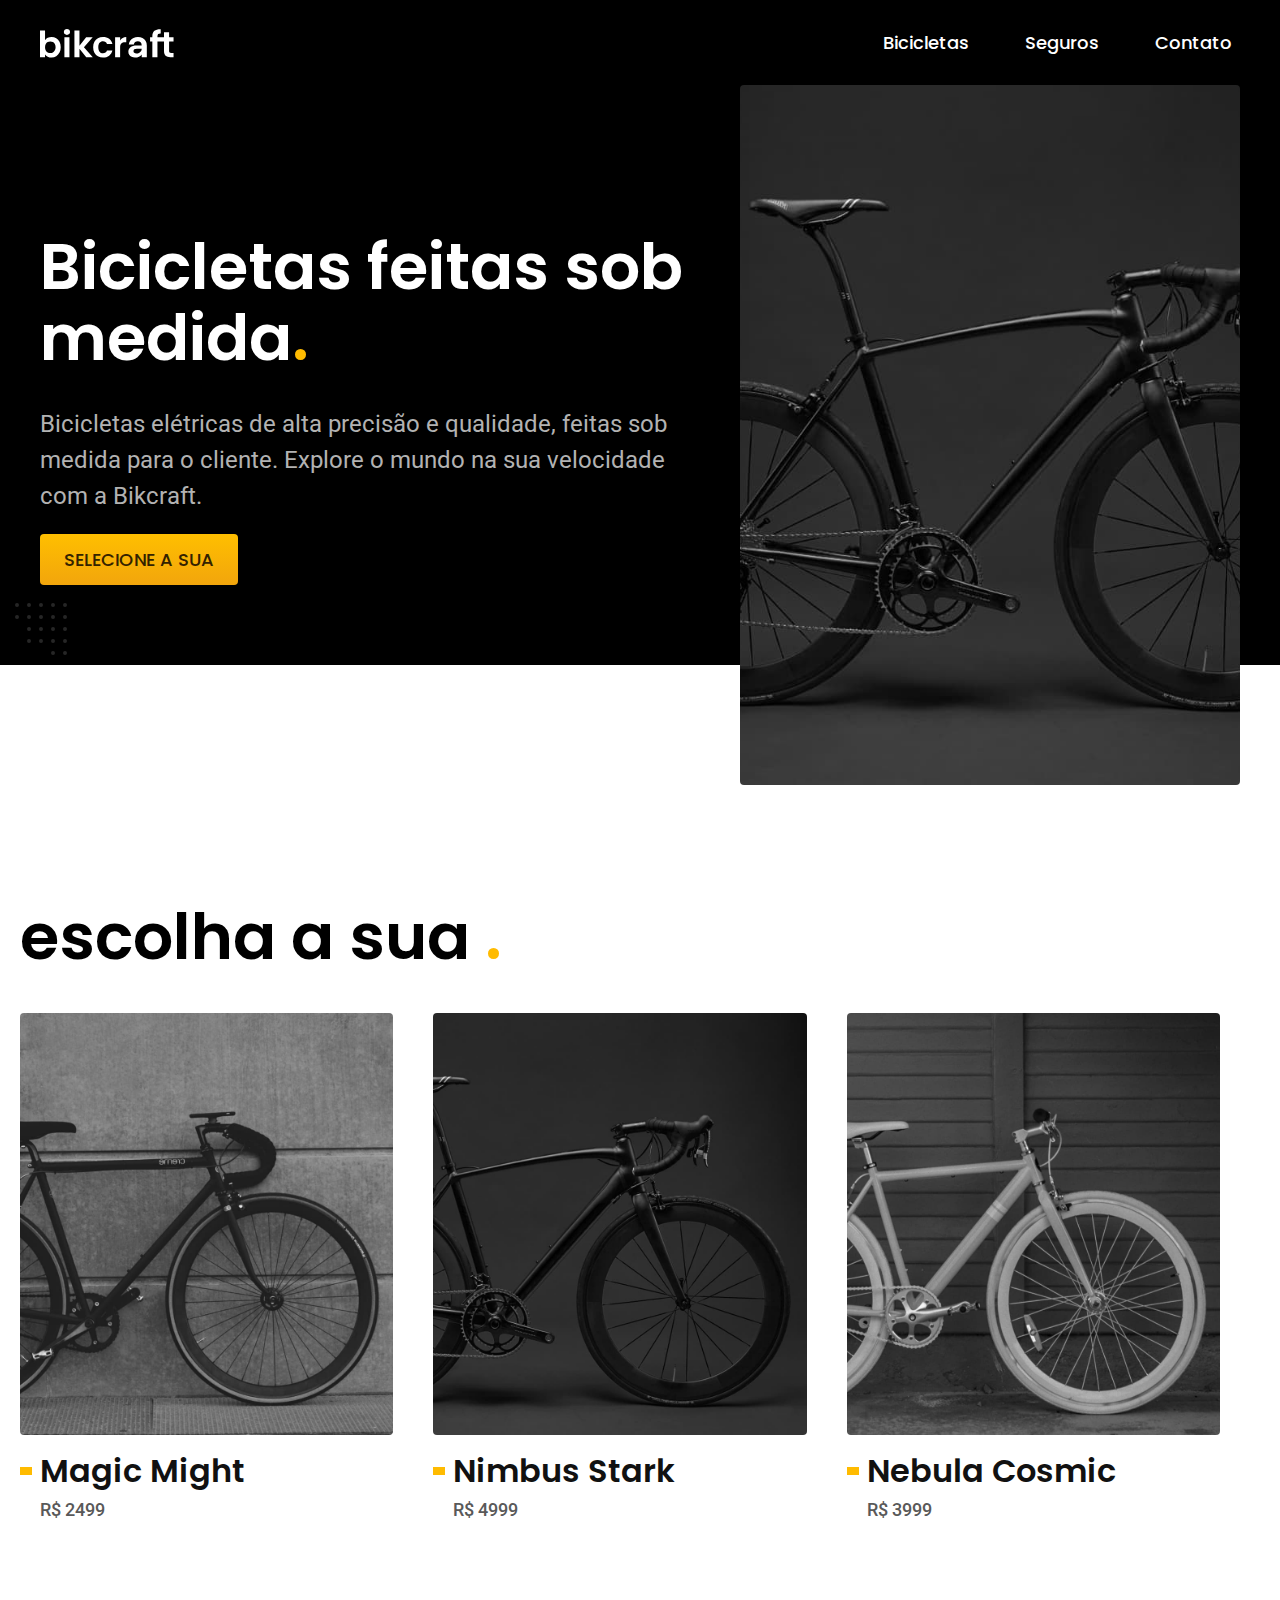
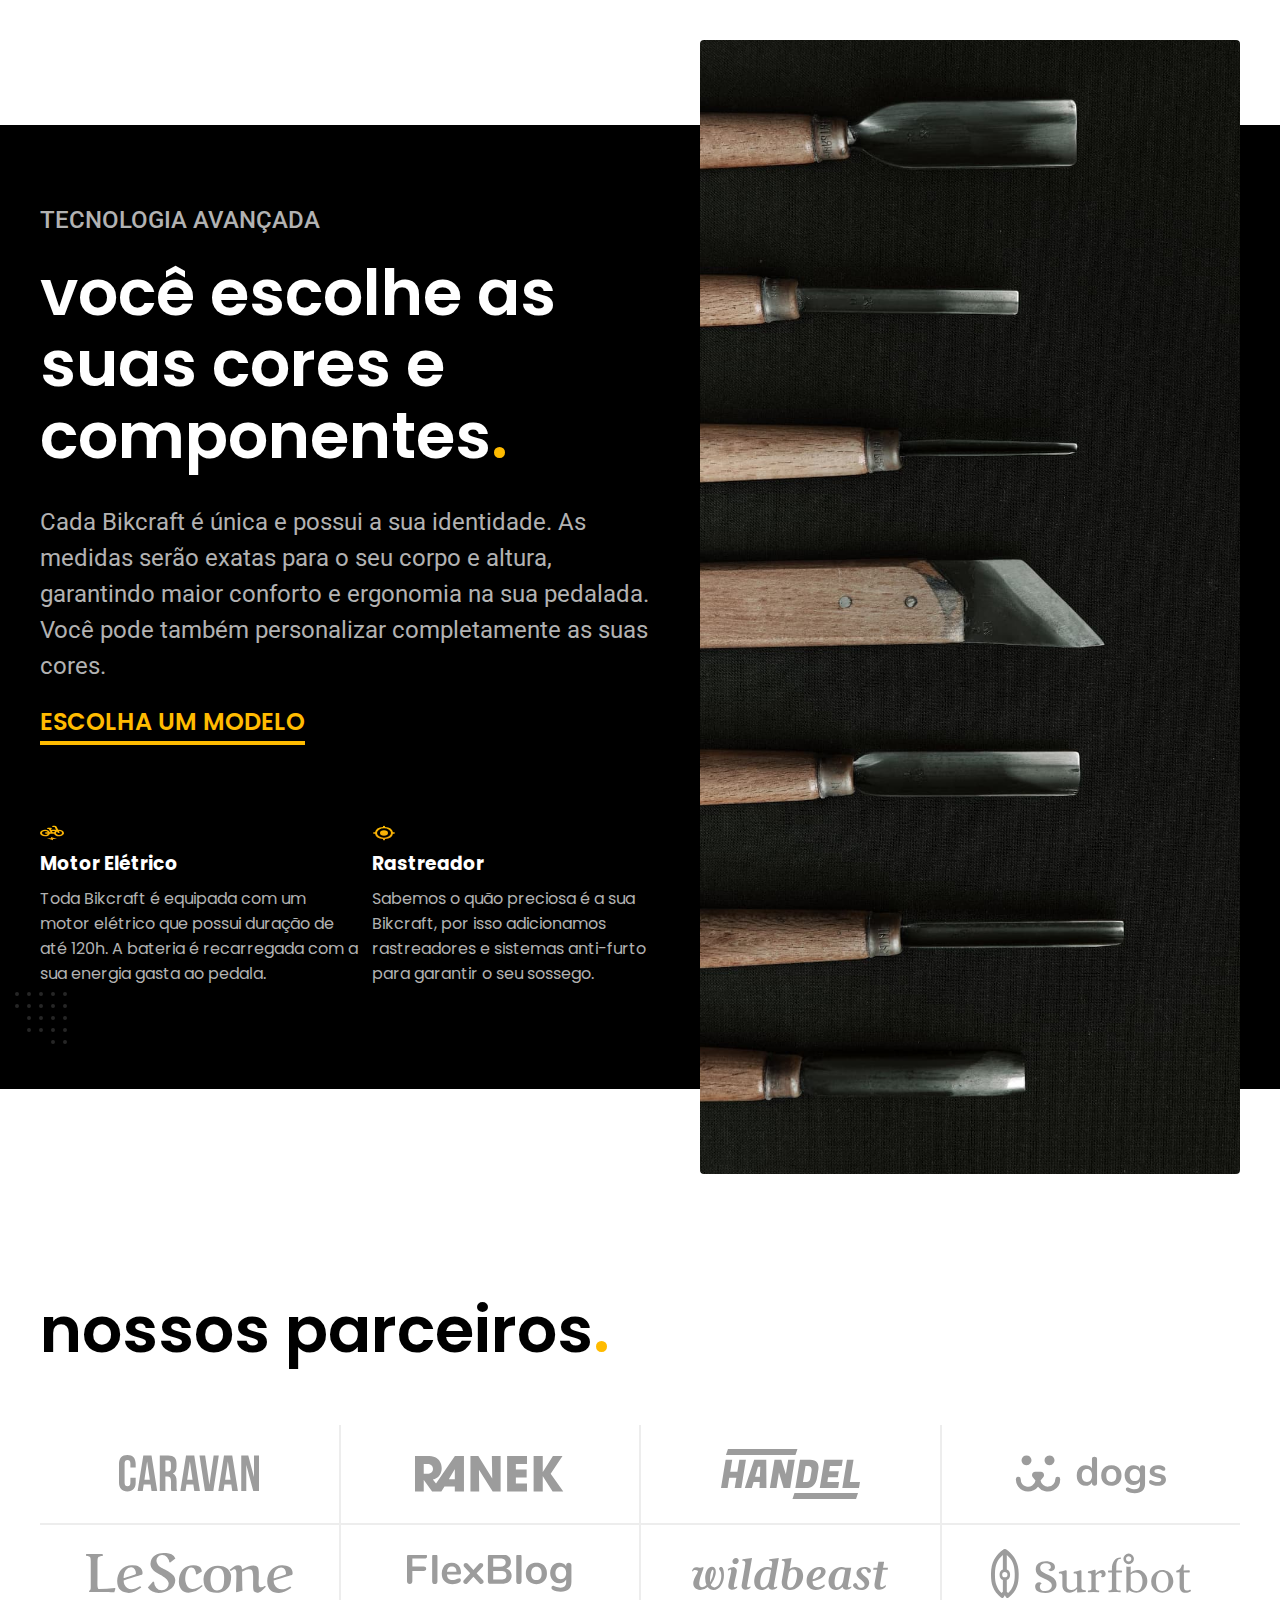
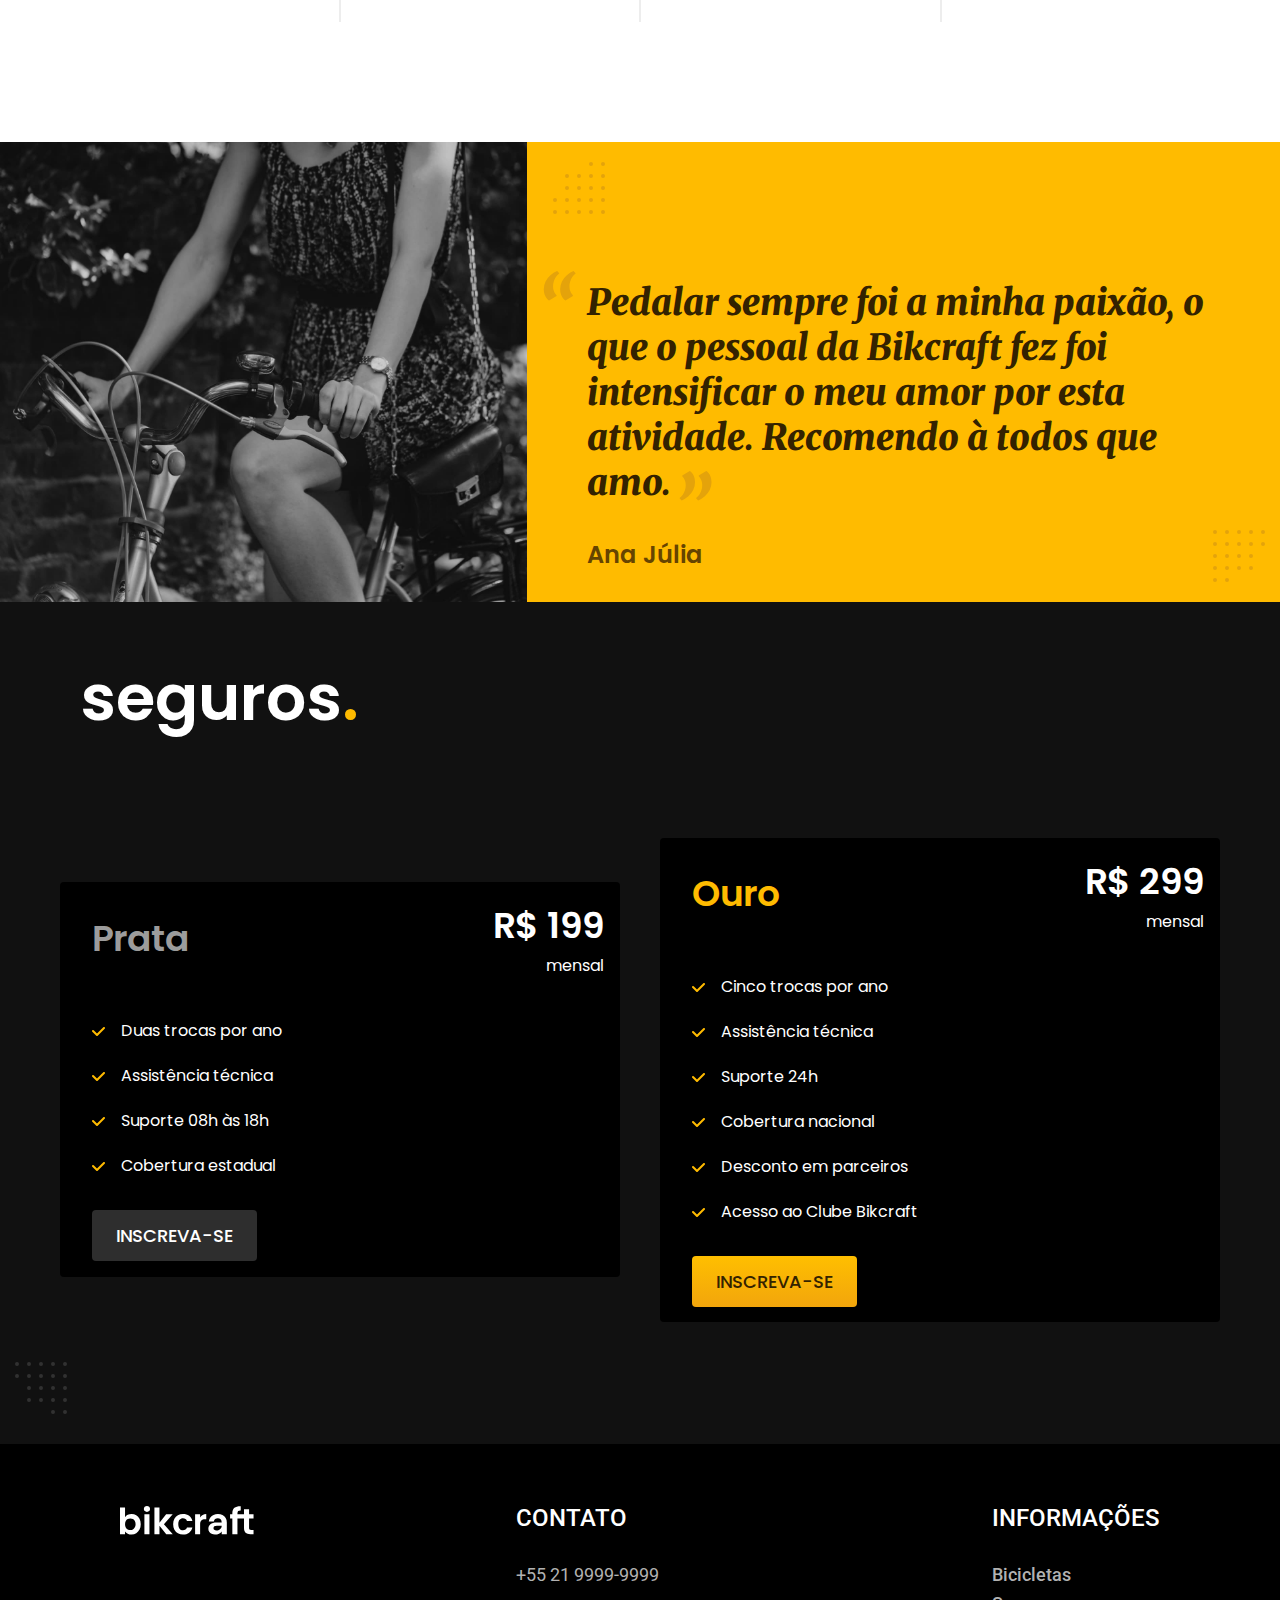
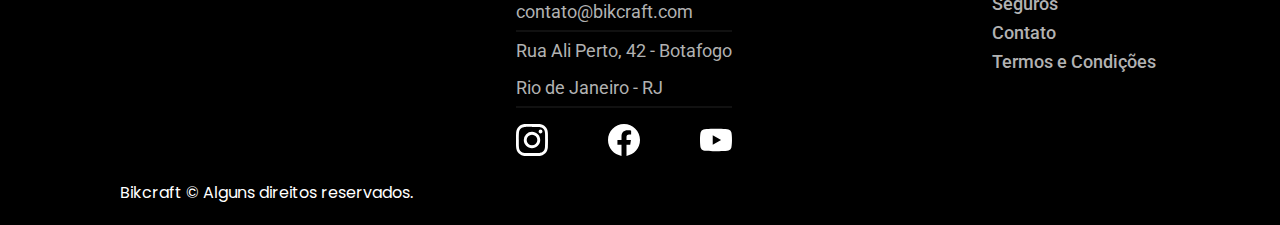
<file: index.html>
<!DOCTYPE html>
<html lang="en">
<head>
  <meta charset="UTF-8">
  <meta http-equiv="X-UA-Compatible" content="IE=edge">
  <meta name="viewport" content="width=device-width, initial-scale=1.0">
  <meta name="description" content="Bicicletas elétricas de alta precisão e qualidade,  feitas sob medida para o cliente. Explore o mundo na sua velocidade com a Bikcraft.">
  <title>Bickcraft - Bicicletas eletricas</title>
  <link rel="stylesheet" href="css/estilo.css">
  <link rel="preconnect" href="https://fonts.googleapis.com">
  <link rel="preconnect" href="https://fonts.gstatic.com" crossorigin>
  <link href="https://fonts.googleapis.com/css2?family=Poppins:wght@400;500;600;700&family=Roboto:ital,wght@0,400;0,500;1,700&display=swap" rel="stylesheet">
  <link href="https://fonts.googleapis.com/css2?family=Merriweather:ital,wght@1,900&display=swap" rel="stylesheet">
</head>
<body>
  <header class="header-bg">
    <div class="header-conteudo">
      <a href="./"><img src="img/bikcraft.svg" width="136" height="32" alt="Bicicleta Eletica"/></a>
      <nav>
        <ul>
          <li><a href="./bicicletas.html">Bicicletas</a></li>
          <li><a href="./seguros.html">Seguros</a></li>
          <li><a href="./contato.html">Contato</a></li>
        </ul>
      </nav>
    </div>
  </header>
  <main class="principal-bg">
    <div class="principal-conteudo container">
      <div class="principal-texto">
        <h1 class="texto-grande">Bicicletas feitas sob medida<span>.</span></h1>
        <p class="texto-medio texto-medio-r">
          Bicicletas elétricas de alta precisão e qualidade,  feitas sob medida para o    cliente. Explore o mundo na sua velocidade com a Bikcraft.
        </p>
        <a href="./bicicletas.html" class="botao amarelo">Selecione a sua</a>
      </div>
      <div class="principal-imagem">
        <img src="img/bicicleta/nimbus1.jpg" alt="Bicicleta eletrica" />
      </div>
    </div>
  </main>
  <section class="bicicletas container" aria-label="Bicicletas">
    <h2 class="texto-grande"> escolha a sua <span>.</span></h2>
    <div class="bicicletas-container">
      <a href="bicicletas/magic.html" class="bicicletas-item">
        <div>
          <img src="img/bicicletas/magic-home.jpg" />
        </div>
        <div class="bicicletas-descricao">
          <h3>Magic Might</h3>
          <p>R$ 2499</p>
        </div>
      </a>
      <a href="bicicletas/nimbus.html" class="bicicletas-item">
        <div>
          <img src="img/bicicletas/nimbus-home.jpg" />
        </div>
        <div class="bicicletas-descricao">
          <h3>Nimbus Stark</h3>
          <p>R$ 4999</p>
        </div>
      </a>
      <a href="bicicletas/nebula.html" class="bicicletas-item">
        <div>
          <img src="img/bicicletas/nebula-home.jpg" />
        </div>
        <div class="bicicletas-descricao">
          <h3>Nebula Cosmic</h3>
          <p>R$ 3999</p>
        </div>
      </a>
    </div> 
  </section>
  <section class="tecnologia-bg" aria-label="Tecnologia">
    <div class="tecnologia-conteudo container">
      <div class="tecnologia-texto">
        <p class="tecnologia-texto-decorativo">Tecnologia avançada</p>
        <h2 class="texto-grande">você escolhe as suas cores e componentes<span>.</span></h2>
        <p class="texto-medio texto-medio-r">Cada Bikcraft é única e possui a sua identidade. As medidas serão exatas para o seu corpo e altura, garantindo maior conforto e ergonomia na sua pedalada. Você pode também personalizar completamente as suas cores.</p>
        <a href="./bicicletas.html">Escolha um modelo</a>
        <div class="tecnologia-vantages">
          <div>
            <img src="./img/icones/eletrica.svg" width="24" height="24" alt="" />
            <h3>Motor Elétrico</h3>
            <p>Toda Bikcraft é equipada com um motor elétrico que possui duração de até 120h. A bateria é recarregada com a sua energia gasta ao pedala.</p>
          </div>
          <div>
            <img src="./img/icones/rastreador.svg" width="24" height="24" alt="" />
            <h3>Rastreador</h3>
            <p>Sabemos o quão preciosa é a sua Bikcraft, por isso adicionamos rastreadores e sistemas anti-furto para garantir o seu sossego.</p>
          </div>
        </div>
      </div>
      <div class="tecnologia-img">
        <img src="img/fotos/tecnologia.jpg">
      </div>
    </div>
  </section>
  <section class="parceiros container" aria-label="parceiros">
    <h2 class="texto-grande">nossos parceiros<span>.</span></h2>
    <div>
      <div class="parceiros-marcas">
        <div>
          <img src="./img/parceiros/caravan.svg" alt="Caravan" />
        </div>
        <div>
          <img src="./img/parceiros/ranek.svg" alt="Ranek" />
        </div>
        <div>
          <img src="./img/parceiros/handel.svg" alt="Handel" />
        </div>
        <div>
          <img src="./img/parceiros/dogs.svg" alt="Dogs" />
        </div>
      </div>
      <div class="parceiros-marcas">
        <div>
          <img src="./img/parceiros/lescone.svg" alt="Lescone" />
        </div>
        <div>
          <img src="./img/parceiros/flexblog.svg" alt="Flexblog" />
        </div>
        <div>
          <img src="./img/parceiros/wildbeast.svg" alt="Wildbeast" />
        </div>
        <div>
          <img src="./img/parceiros/surfbot.svg" alt="Surftbot" />
        </div>
      </div> 
    </div>
  </section>
  <section class="depoimento-bg">
    <div class="depoimento-conteudo">
      <div class="depoimento-img">
        <img src="./img/fotos/depoimento.jpg" />
      </div>
      <div class="depoimento-citacao">
        <blockquote>
          <p class="depoimento-texto">
            Pedalar sempre foi a minha paixão, o que o pessoal da Bikcraft fez foi intensificar o meu amor por esta atividade. Recomendo à todos que amo.
          </p>
          <cite>
            <p>Ana Júlia</p>
          </cite>
        </blockquote>
      </div>
    </div>  
  </section>
  <section class="seguros-bg">
    <div class="seguros-conteudo">
      <h2 class="texto-grande">seguros<span>.</span></h2>
      <div class="seguro-principal">
        <div class="seguro-card">  
          <div class="seguro-card-header">
            <div>
              <h3 class="cor-prata texto-decorativo">Prata</h3>
            </div>
            <div>
              <p class="texto-decorativo">R$ 199</p>
              <p>mensal</p>
            </div>
          </div>
          <div class="seguro-card-conteudo">
            <ul>
              <li>Duas trocas por ano</li>
              <li>Assistência técnica</li>
              <li>Suporte 08h às 18h</li>
              <li>Cobertura estadual</li>
            </ul>
            <a href="./orcamento.html" class="botao cinza">Inscreva-se</a>
          </div>
        </div>

        <div class="seguro-card card-grande">  
          <div class="seguro-card-header">
            <div>
              <h3 class="cor-ouro texto-decorativo">Ouro</h3>
            </div>
            <div>
              <p class="texto-decorativo">R$ 299</p>
              <p>mensal</p>
            </div>
          </div>
          <div class="seguro-card-conteudo">
            <ul>
              <li>Cinco trocas por ano</li>
              <li>Assistência técnica</li>
              <li>Suporte 24h</li>
              <li>Cobertura nacional</li>
              <li>Desconto em parceiros</li>
              <li>Acesso ao Clube Bikcraft</li>
            </ul>
            <a href="./orcamento.html" class="botao amarelo">Inscreva-se</a>
          </div>
        </div>
      </div>
    </div>
  </section>
  <footer class="footer-bg">
    <div class="footer-conteudo">
      <div class="footer-infos">
        <div>
          <img src="img/bikcraft.svg" alt="Bickcraft" />
        </div>
        <div class="footer-contato">
          <h3>Contato</h3>
          <ul>
            <li><a href="tel:+55 21 9999-9999">+55 21 9999-9999</a></li>
            <li><a href="mailto:contato@bikcraft.com">contato@bikcraft.com</a></li>
            <li><a href="https://goo.gl/maps/o17Agn89RouagFng7">Rua Ali Perto, 42 - Botafogo</a></li>
            <li><a href="https://goo.gl/maps/o17Agn89RouagFng7">Rio de Janeiro - RJ</a></li>
          </ul>
          <div class="redes-sociais">
            <a href="https://www.instagram.com/"><img src="img/redes/instagram.svg" alt="instagram"></a>
            <a href="https://www.facebook.com/"><img src="img/redes/facebook.svg" alt="facebook"></a>
            <a href="https://www.youtube.com/"><img src="img/redes/youtube.svg" alt="youtube"></a>
          </div>
        </div>
        <div class="footer-links-internos">
          <h3>Informações</h3>
          <p><a href="./bicicletas.html">Bicicletas</a></p>
          <p><a href="./seguros.html">Seguros</a></p>
          <p><a href="./contato.html">Contato</a></p>
          <p><a href="./termos.html">Termos e Condições</a></p>
        </div>
      </div>
      <p> Bikcraft &copy; Alguns direitos reservados.</p>
    </div>
  </footer>
</body>
</html>
</file>
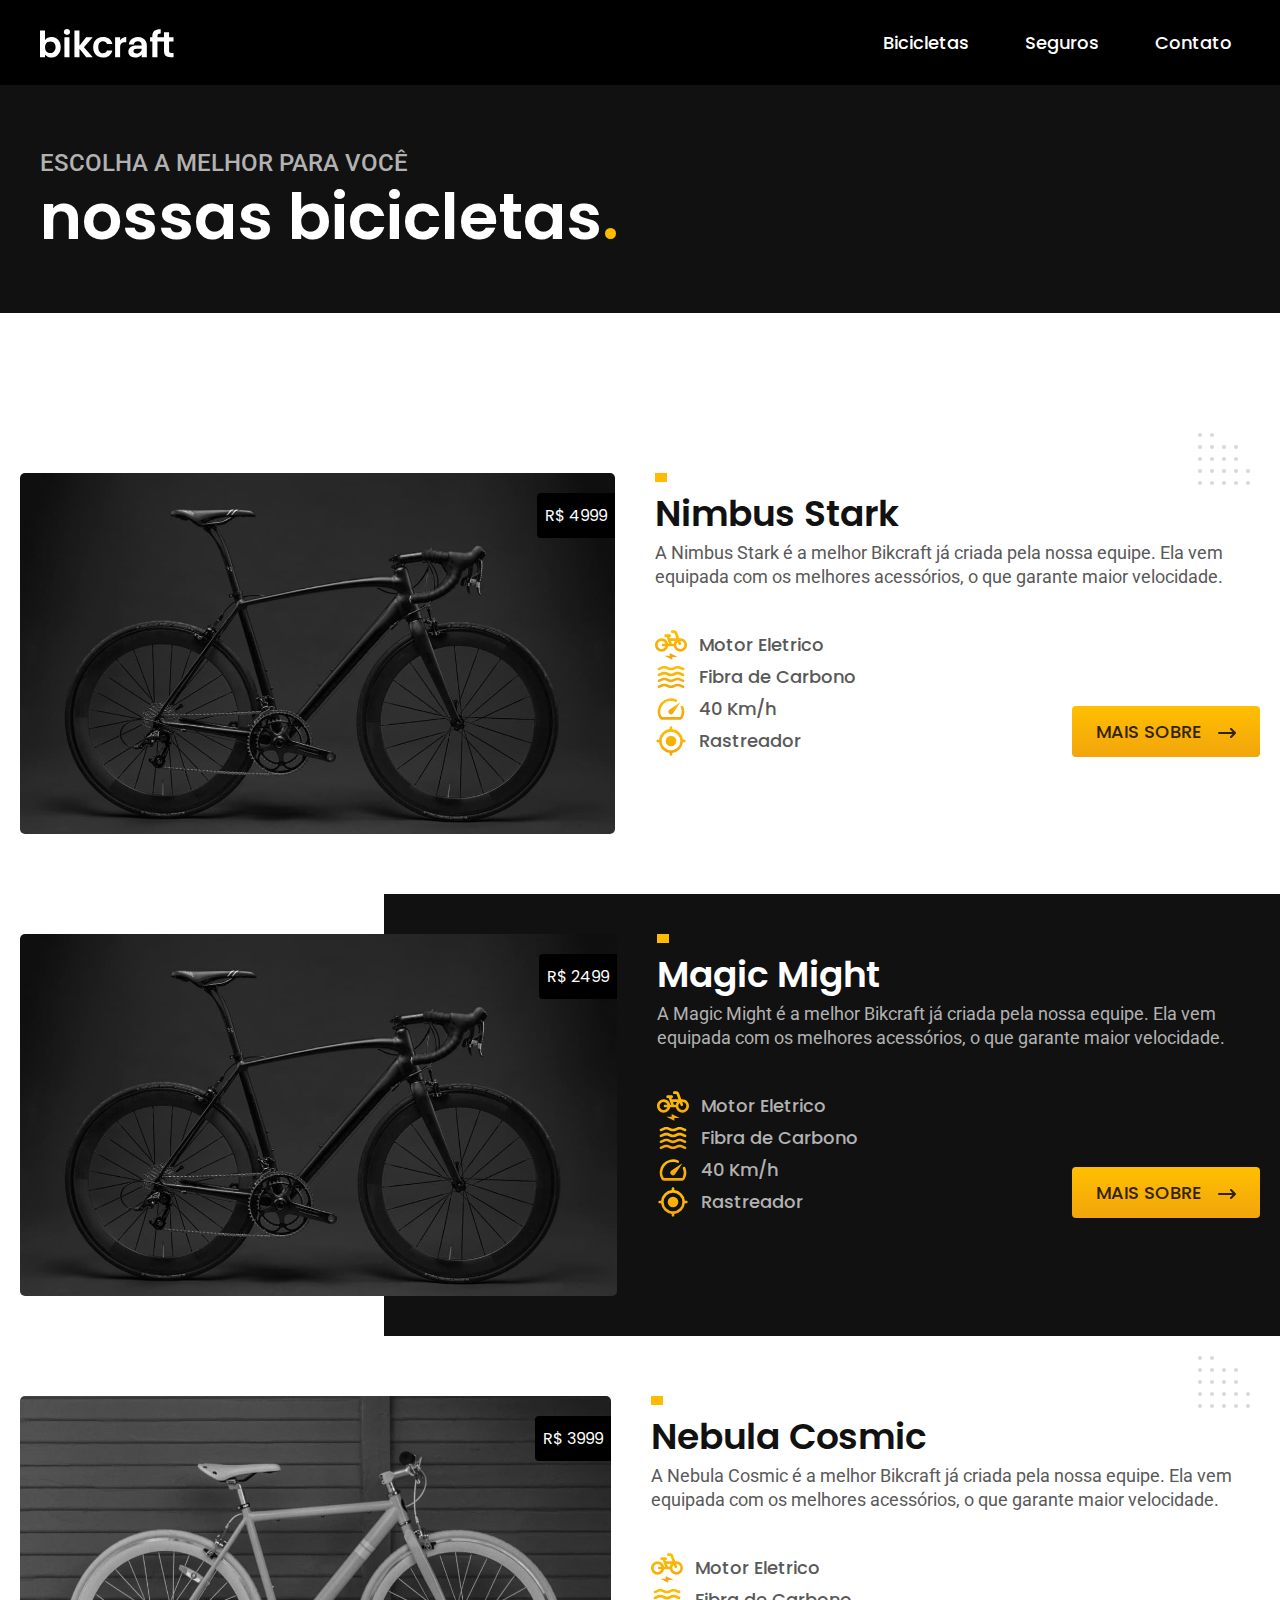
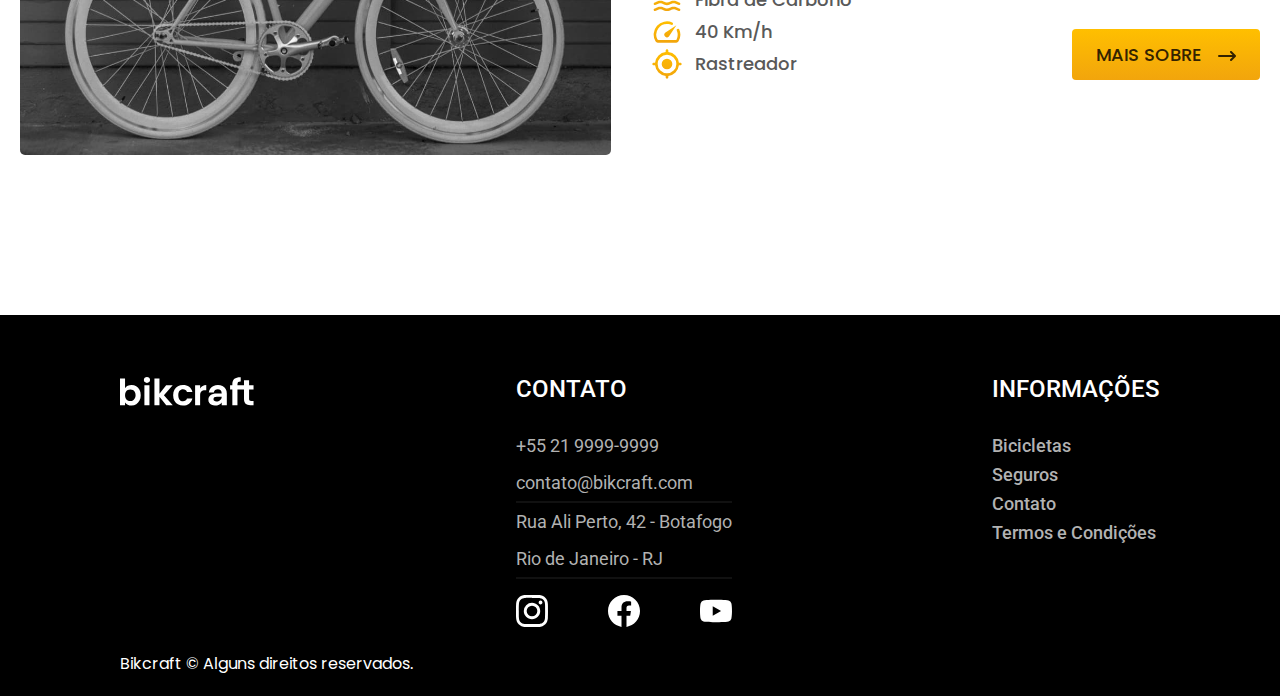
<file: bicicletas.html>
<!DOCTYPE html>
<html lang="en">
<head>
  <meta charset="UTF-8">
  <meta http-equiv="X-UA-Compatible" content="IE=edge">
  <meta name="viewport" content="width=device-width, initial-scale=1.0">
  <meta name="description" content="Bicicletas elétricas de alta precisão e qualidade,  feitas sob medida para o cliente. Explore o mundo na sua velocidade com a Bikcraft.">
  <title>Bicicletas | Bickcraft </title>
  <link rel="stylesheet" href="css/estilo.css">
  <link rel="preconnect" href="https://fonts.googleapis.com">
  <link rel="preconnect" href="https://fonts.gstatic.com" crossorigin>
  <link href="https://fonts.googleapis.com/css2?family=Poppins:wght@400;500;600;700&family=Roboto:ital,wght@0,400;0,500;1,700&display=swap" rel="stylesheet">
  <link href="https://fonts.googleapis.com/css2?family=Merriweather:ital,wght@1,900&display=swap" rel="stylesheet">
</head>
<body id="bicicletas">
  <header class="header-bg">
    <div class="header-conteudo">
      <a href="./"><img src="img/bikcraft.svg" width="136" height="32" alt="Bicicleta Eletica"/></a>
      <nav>
        <ul>
          <li><a href="./bicicletas.html">Bicicletas</a></li>
          <li><a href="./seguros.html">Seguros</a></li>
          <li><a href="./contato.html">Contato</a></li>
        </ul>
      </nav>
    </div>
  </header>
  <main>
    <section class="sub-cabecalho-bg">
      <div class="sub-cabecalho-conteudo container">
        <p class="texto-medio texto-medio-m">Escolha a melhor para você</p>
        <h1 class="texto-grande">nossas bicicletas<span>.</span></h1>
      </div>
    </section>
    <section class="bicicletas-page">
      <div class="bicicletas-item-bg">
        <div class="bicicletas-item-conteudo">
          <div class="bicicletas-item-img">
            <img src="img/bicicletas/nimbus.jpg" />
            <span>R$ 4999</span>
          </div>
          <div class="bicicletas-item-descricao">
            <h2 class="texto-decorativo">Nimbus Stark</h2>
            <p class="texto-pequeno  texto-pequeno-r">A Nimbus Stark é a melhor Bikcraft já criada pela nossa equipe. Ela vem equipada com os melhores acessórios, o que garante maior velocidade.</p>
            <div class="bicicletas-item-info">
              <div>
                <ul>
                  <li>
                    <img src="img/icones/eletrica.svg">
                    <p>Motor Eletrico</p>
                  </li>
                  <li>
                    <img src="img/icones/carbono.svg">
                    <p>Fibra de Carbono</p>
                  </li>
                  <li>
                    <img src="img/icones/velocidade.svg">
                    <p>40 Km/h</p>
                  </li>
                  <li>
                    <img src="img/icones/rastreador.svg">
                    <p>Rastreador</p>
                  </li>
                </ul>
              </div>
              <div class="bicicleta-item-botao">
               <a href="bicicletas/nimbus.html" class="botao amarelo">Mais Sobre </a>
              </div>
            </div>
          </div>
        </div>
      </div>
      <div class="bicicletas-item-bg">
        <div class="bicicletas-item-conteudo">
          <div class="bicicletas-item-img">
            <img src="img/bicicletas/nimbus.jpg" />
            <span>R$ 2499</span>
          </div>
          <div class="bicicletas-item-descricao">
            <h2 class="texto-decorativo">Magic Might</h2>
            <p class="texto-pequeno  texto-pequeno-r">A Magic Might é a melhor Bikcraft já criada pela nossa equipe. Ela vem equipada com os melhores acessórios, o que garante maior velocidade.</p>
            <div class="bicicletas-item-info">
              <div>
                <ul>
                  <li>
                    <img src="img/icones/eletrica.svg">
                    <p>Motor Eletrico</p>
                  </li>
                  <li>
                    <img src="img/icones/carbono.svg">
                    <p>Fibra de Carbono</p>
                  </li>
                  <li>
                    <img src="img/icones/velocidade.svg">
                    <p>40 Km/h</p>
                  </li>
                  <li>
                    <img src="img/icones/rastreador.svg">
                    <p>Rastreador</p>
                  </li>
                </ul>
              </div>
              <div class="bicicleta-item-botao">
               <a href="bicicletas/magic.html" class="botao amarelo">Mais Sobre </a>
              </div>
            </div>
          </div>
        </div>
      </div>
      <div class="bicicletas-item-bg">
        <div class="bicicletas-item-conteudo">
          <div class="bicicletas-item-img">
            <img src="img/bicicletas/nebula.jpg" />
            <span>R$ 3999</span>
          </div>
          <div class="bicicletas-item-descricao">
            <h2 class="texto-decorativo">Nebula Cosmic</h2>
            <p class="texto-pequeno  texto-pequeno-r">A Nebula Cosmic é a melhor Bikcraft já criada pela nossa equipe. Ela vem equipada com os melhores acessórios, o que garante maior velocidade.</p>
            <div class="bicicletas-item-info">
              <div>
                <ul>
                  <li>
                    <img src="img/icones/eletrica.svg">
                    <p>Motor Eletrico</p>
                  </li>
                  <li>
                    <img src="img/icones/carbono.svg">
                    <p>Fibra de Carbono</p>
                  </li>
                  <li>
                    <img src="img/icones/velocidade.svg">
                    <p>40 Km/h</p>
                  </li>
                  <li>
                    <img src="img/icones/rastreador.svg">
                    <p>Rastreador</p>
                  </li>
                </ul>
              </div>
              <div class="bicicleta-item-botao">
               <a href="bicicletas/nebula.html" class="botao amarelo">Mais Sobre </a>
              </div>
            </div>
          </div>
        </div>
      </div>
    </section>
  </main>
  <footer class="footer-bg">
    <div class="footer-conteudo">
      <div class="footer-infos">
        <div>
          <img src="img/bikcraft.svg" alt="Bickcraft" />
        </div>
        <div class="footer-contato">
          <h3>Contato</h3>
          <ul>
            <li><a href="tel:+55 21 9999-9999">+55 21 9999-9999</a></li>
            <li><a href="mailto:contato@bikcraft.com">contato@bikcraft.com</a></li>
            <li><a href="https://goo.gl/maps/o17Agn89RouagFng7">Rua Ali Perto, 42 - Botafogo</a></li>
            <li><a href="https://goo.gl/maps/o17Agn89RouagFng7">Rio de Janeiro - RJ</a></li>
          </ul>
          <div class="redes-sociais">
            <a href="https://www.instagram.com/"><img src="img/redes/instagram.svg" alt="instagram"></a>
            <a href="https://www.facebook.com/"><img src="img/redes/facebook.svg" alt="facebook"></a>
            <a href="https://www.youtube.com/"><img src="img/redes/youtube.svg" alt="youtube"></a>
          </div>
        </div>
        <div class="footer-links-internos">
          <h3>Informações</h3>
          <p><a href="./bicicletas.html">Bicicletas</a></p>
          <p><a href="./seguros.html">Seguros</a></p>
          <p><a href="./contato.html">Contato</a></p>
          <p><a href="./termos.html">Termos e Condições</a></p>
        </div>
      </div>
      <p> Bikcraft &copy; Alguns direitos reservados.</p>
    </div>
  </footer>
</body>
</html>
</file>
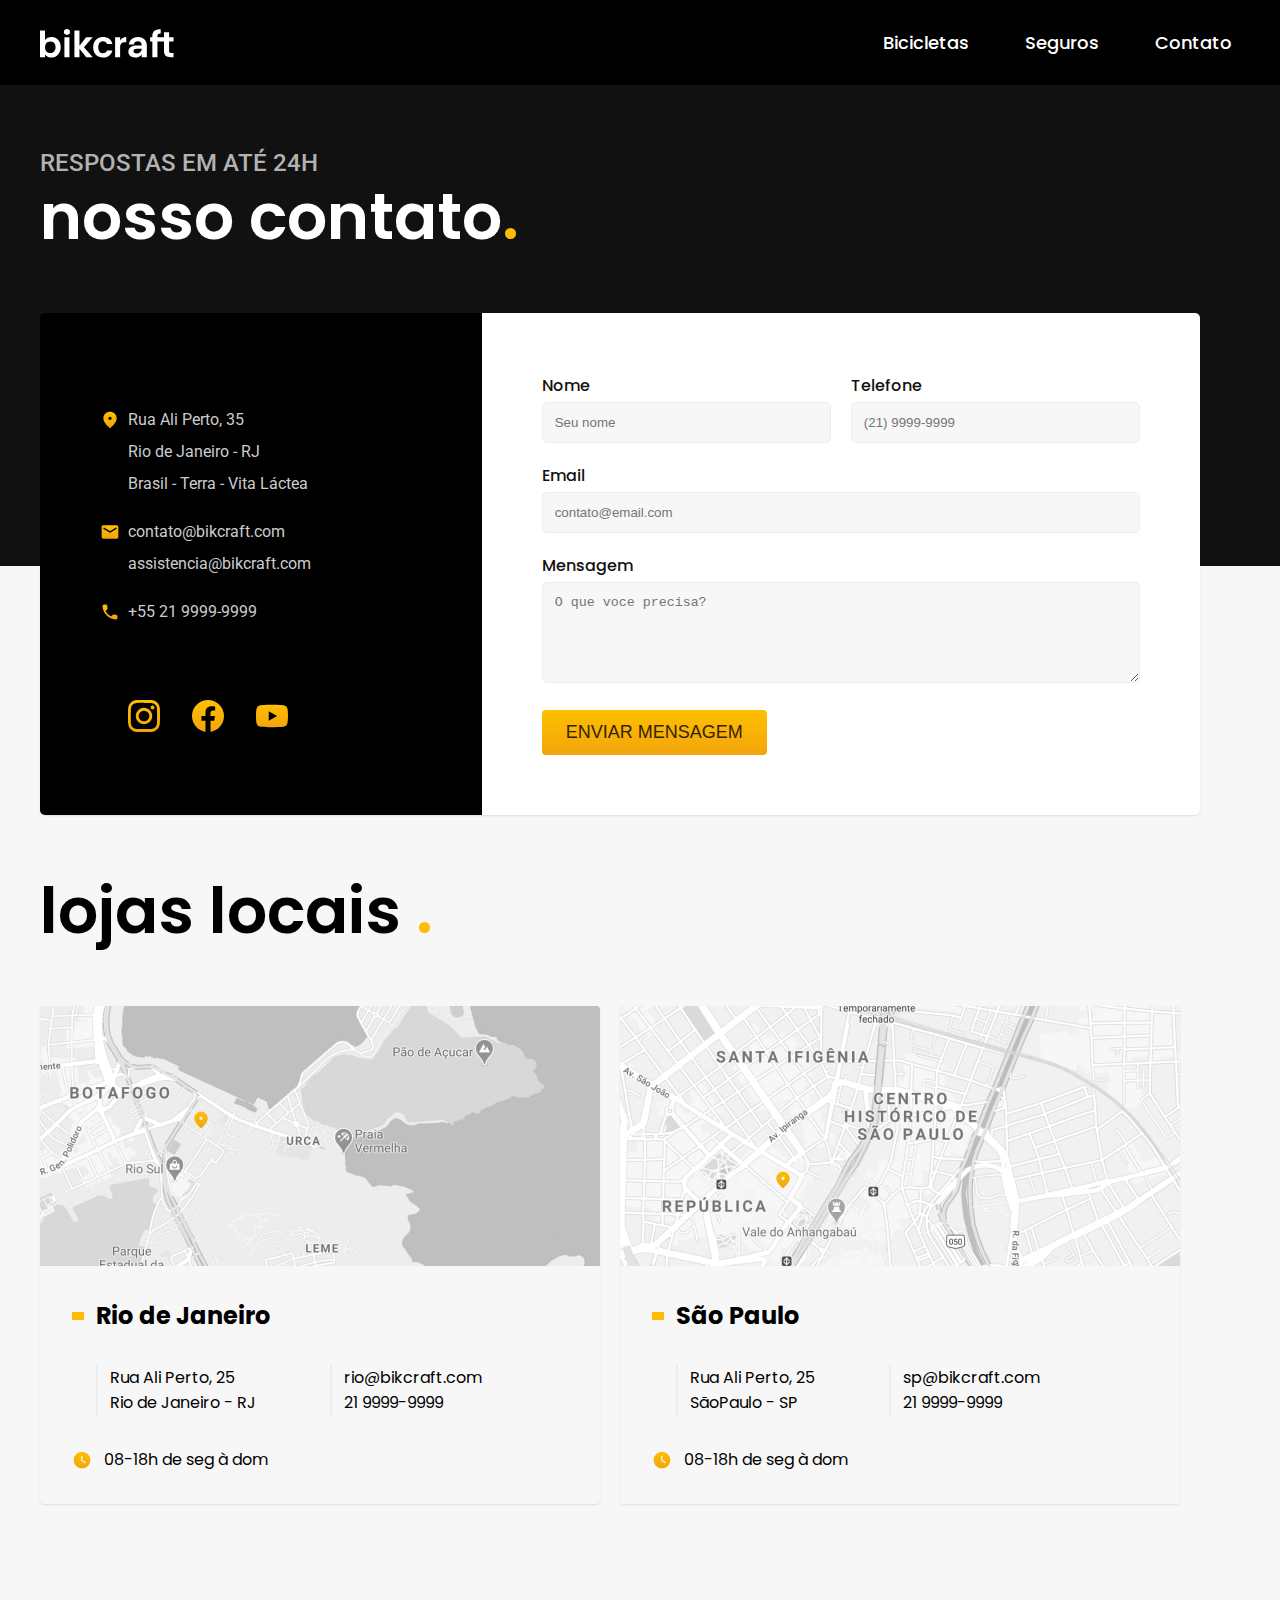
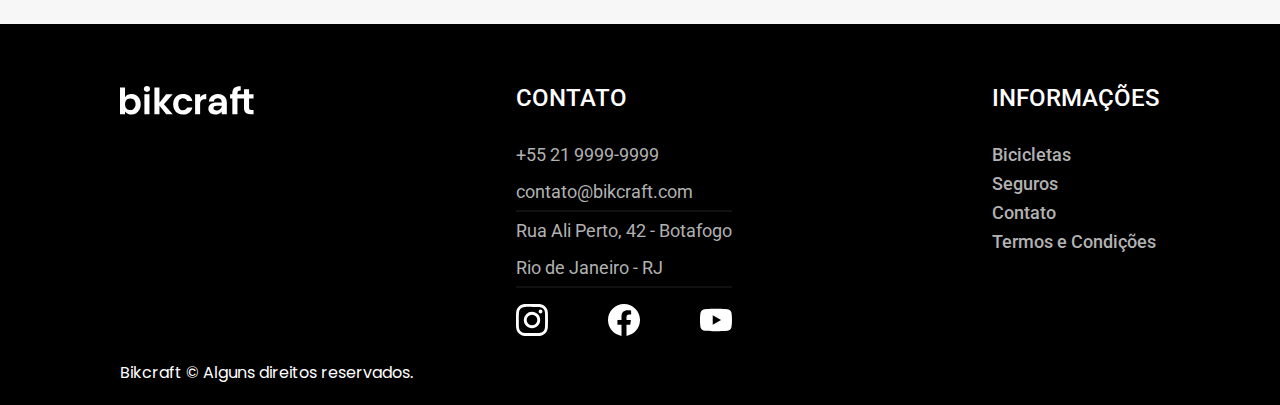
<file: contato.html>
<!DOCTYPE html>
<html lang="en">
<head>
  <meta charset="UTF-8">
  <meta http-equiv="X-UA-Compatible" content="IE=edge">
  <meta name="viewport" content="width=device-width, initial-scale=1.0">
  <meta name="description" content="Bicicletas elétricas de alta precisão e qualidade,  feitas sob medida para o cliente. Explore o mundo na sua velocidade com a Bikcraft.">
  <title>Bickcraft - Bicicletas eletricas</title>
  <link rel="stylesheet" href="css/estilo.css">
  <link rel="preconnect" href="https://fonts.googleapis.com">
  <link rel="preconnect" href="https://fonts.gstatic.com" crossorigin>
  <link href="https://fonts.googleapis.com/css2?family=Poppins:wght@400;500;600;700&family=Roboto:ital,wght@0,400;0,500;1,700&display=swap" rel="stylesheet">
  <link href="https://fonts.googleapis.com/css2?family=Merriweather:ital,wght@1,900&display=swap" rel="stylesheet">
</head>
<body id="contato">
  <header class="header-bg">
    <div class="header-conteudo">
      <a href="./"><img src="img/bikcraft.svg" width="136" height="32" alt="Bicicleta Eletica"/></a>
      <nav>
        <ul>
          <li><a href="./bicicletas.html">Bicicletas</a></li>
          <li><a href="./seguros.html">Seguros</a></li>
          <li><a href="./contato.html">Contato</a></li>
        </ul>
      </nav>
    </div>
  </header>
  <main>
    <section class="sub-cabecalho-bg">
      <div class="sub-cabecalho-conteudo container">
        <p class="texto-medio texto-medio-m">respostas em até 24h</p>
        <h1 class="texto-grande">nosso contato<span>.</span></h1>
      </div>
    </section>
    <section class="contato-bg">
      <div class="contato-conteudo container">
        <div class="contato-endereco">
          <h2>Loja Online</h2>
          <div class="lista-rua">
            <p>Rua Ali Perto, 35</p>
            <p>Rio de Janeiro - RJ</p>
            <p>Brasil - Terra - Vita Láctea</p>
          </div>
          <div class="lista-contato">
            <a href="mailto:contato@bikcraft.com">contato@bikcraft.com</a>
            <a href="mailto:assistencia@bikcraft.com">assistencia@bikcraft.com</a>
          </div>
          <div class="telefone">
            <a href="tel:+552199999999">+55 21 9999-9999</a>
          </div>
          <div class="contato-redes">
            <a href="./">
              <img src="./img/redes/instagram-p.svg" alt="Instagram">
            </a>
            <a href="./">
              <img src="./img/redes/facebook-p.svg" alt="Facebook">
            </a>
            <a href="./">
              <img src="./img/redes/youtube-p.svg" alt="Youtube">
            </a>
          </div>
        </div>
        <div class="contato-form">
          <form>
            <div class="flex">
              <div>
                <label for="nome">Nome</label>
                <input type="text" id="nome" name="nome" placeholder="Seu nome" />
              </div>
              <div>
                <label for="telefone">Telefone</label>
                <input type="text" id="telefone" name="telefone" placeholder="(21) 9999-9999" />
              </div>
            </div>
            <div>
              <label for="email">Email</label>
              <input type="text" id="email" name="email" placeholder="contato@email.com" />
            </div>
            <div>
              <label for="mensagem">Mensagem</label>
              <textarea rows="5" type="text" id="mensagem" name="mensagem" placeholder="O que voce precisa?" ></textarea>
            </div>
            <button class="botao amarelo">Enviar mensagem</button>
          </form>
        </div>
      </div>
    </section>
    <section class="mapa container">
      <h2 class="texto-grande">lojas locais <span>.</span></h2>
      <div class="mapa-conteudo flex">
        <div class="mapa-item">
          <img src="img/lojas/rj.jpg" alt="Mapa do Rj">
          <div class="mapa-descricao">
            <h2>Rio de Janeiro</h2>
            <div class="flex ruas">
              <div>
                <p>Rua Ali Perto, 25</p>
                <p>Rio de Janeiro - RJ</p>
              </div>
              <div>
                <p>rio@bikcraft.com</p>
                <p>21 9999-9999</p>
              </div>
            </div>
            <p>08-18h de seg à dom</p>
          </div>
        </div>
        <div class="mapa-item">
          <img src="img/lojas/sp.jpg" alt="Mapa do Rj">
          <div class="mapa-descricao">
            <h2>São Paulo</h2>
            <div class="ruas flex">
              <div>
                <p>Rua Ali Perto, 25</p>
                <p>SãoPaulo - SP</p>
              </div>
              <div>
                <p>sp@bikcraft.com</p>
                <p>21 9999-9999</p>
              </div>
            </div>
            <p>08-18h de seg à dom</p>
          </div>
        </div>
      </div>
    </section>
  </main>
  <footer class="footer-bg">
    <div class="footer-conteudo">
      <div class="footer-infos">
        <div>
          <img src="img/bikcraft.svg" alt="Bickcraft" />
        </div>
        <div class="footer-contato">
          <h3>Contato</h3>
          <ul>
            <li><a href="tel:+55 21 9999-9999">+55 21 9999-9999</a></li>
            <li><a href="mailto:contato@bikcraft.com">contato@bikcraft.com</a></li>
            <li><a href="https://goo.gl/maps/o17Agn89RouagFng7">Rua Ali Perto, 42 - Botafogo</a></li>
            <li><a href="https://goo.gl/maps/o17Agn89RouagFng7">Rio de Janeiro - RJ</a></li>
          </ul>
          <div class="redes-sociais">
            <a href="https://www.instagram.com/"><img src="img/redes/instagram.svg" alt="instagram"></a>
            <a href="https://www.facebook.com/"><img src="img/redes/facebook.svg" alt="facebook"></a>
            <a href="https://www.youtube.com/"><img src="img/redes/youtube.svg" alt="youtube"></a>
          </div>
        </div>
        <div class="footer-links-internos">
          <h3>Informações</h3>
          <p><a href="./bicicletas.html">Bicicletas</a></p>
          <p><a href="./seguros.html">Seguros</a></p>
          <p><a href="./contato.html">Contato</a></p>
          <p><a href="./termos.html">Termos e Condições</a></p>
        </div>
      </div>
      <p> Bikcraft &copy; Alguns direitos reservados.</p>
    </div>
  </footer>
</body>
</html>
</file>
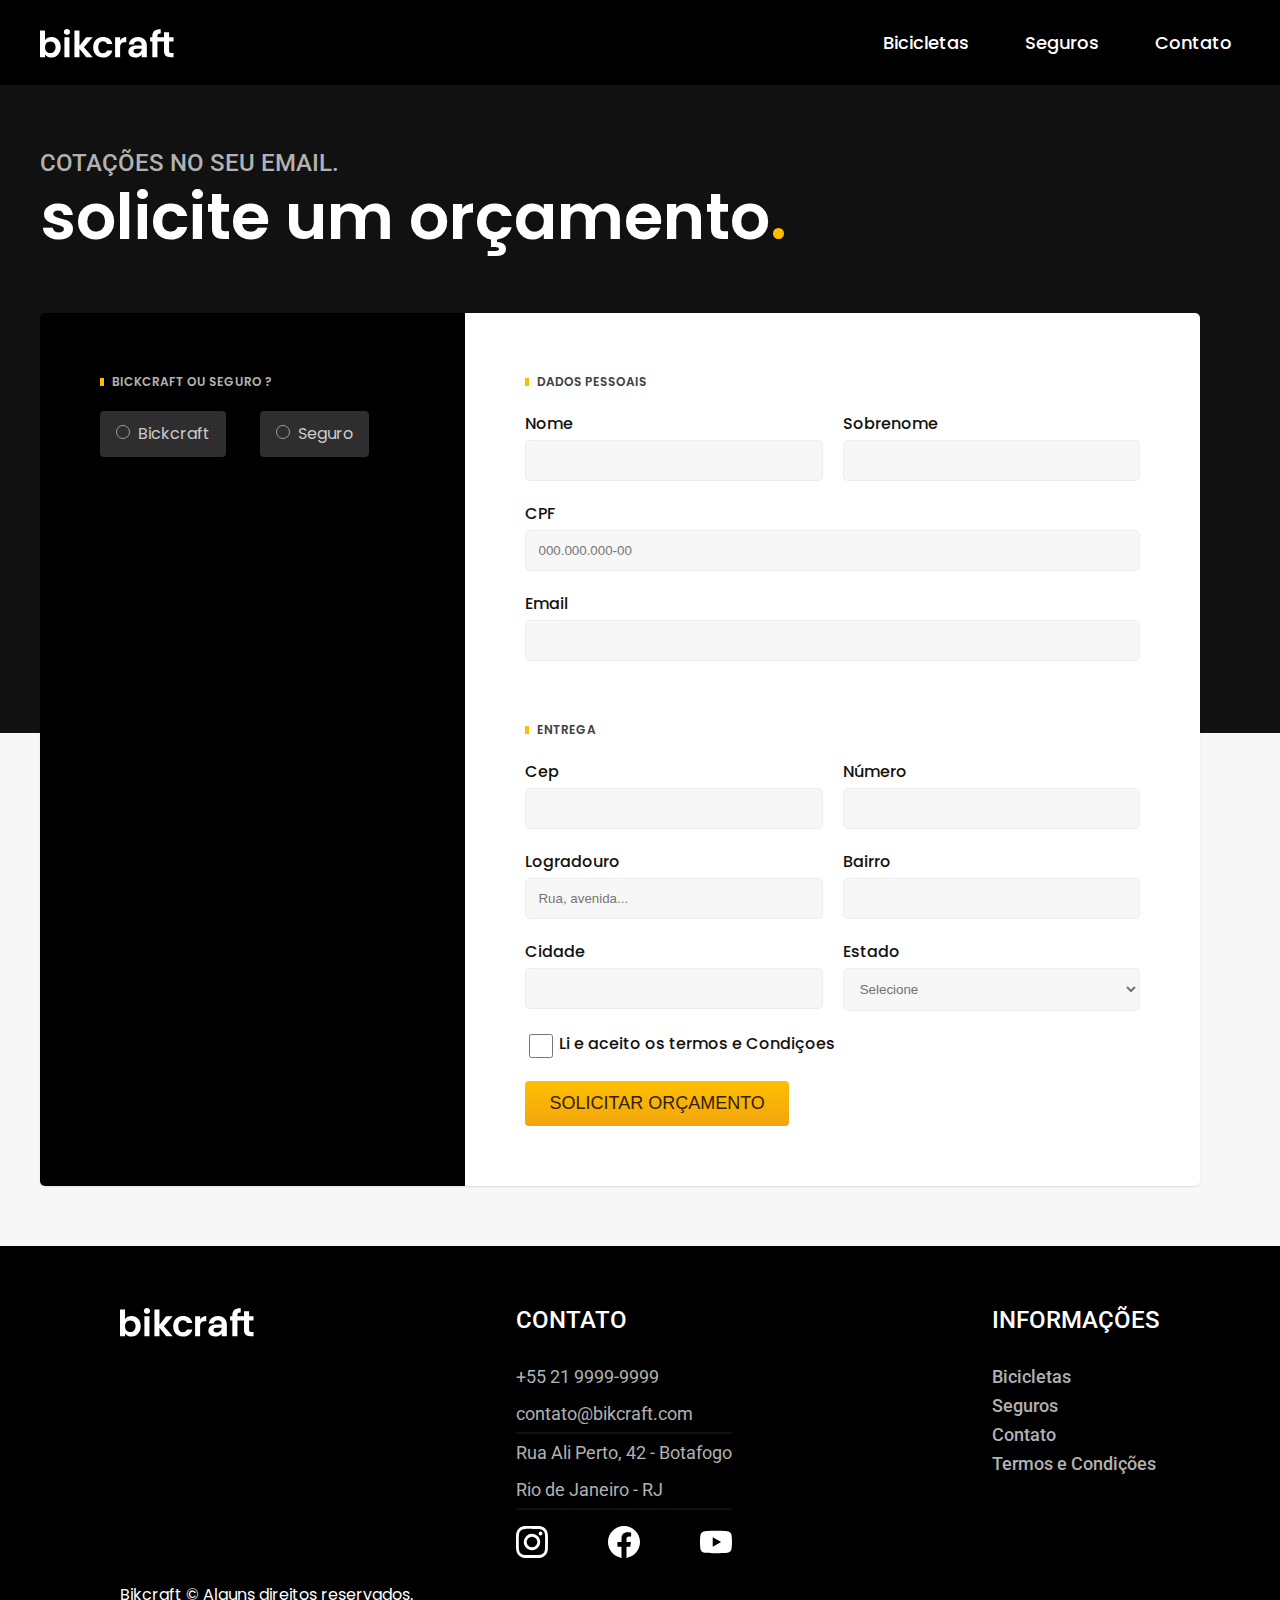
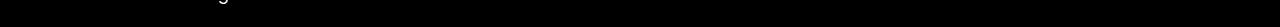
<file: orcamento.html>
<!DOCTYPE html>
<html lang="en">
<head>
  <meta charset="UTF-8">
  <meta http-equiv="X-UA-Compatible" content="IE=edge">
  <meta name="viewport" content="width=device-width, initial-scale=1.0">
  <meta name="description" content="Bicicletas elétricas de alta precisão e qualidade,  feitas sob medida para o cliente. Explore o mundo na sua velocidade com a Bikcraft.">
  <title>Bickcraft - Orcamento</title>
  <link rel="stylesheet" href="css/estilo.css">
  <link rel="preconnect" href="https://fonts.googleapis.com">
  <link rel="preconnect" href="https://fonts.gstatic.com" crossorigin>
  <link href="https://fonts.googleapis.com/css2?family=Poppins:wght@400;500;600;700&family=Roboto:ital,wght@0,400;0,500;1,700&display=swap" rel="stylesheet">
  <link href="https://fonts.googleapis.com/css2?family=Merriweather:ital,wght@1,900&display=swap" rel="stylesheet">
</head>
<body id="orcamento">
  <header class="header-bg">
    <div class="header-conteudo">
      <a href="./"><img src="img/bikcraft.svg" width="136" height="32" alt="Bicicleta Eletica"/></a>
      <nav>
        <ul>
          <li><a href="./bicicletas.html">Bicicletas</a></li>
          <li><a href="./seguros.html">Seguros</a></li>
          <li><a href="./contato.html">Contato</a></li>
        </ul>
      </nav>
    </div>
  </header>
  <main>
    <section class="sub-cabecalho-bg">
      <div class="sub-cabecalho-conteudo container">
        <p class="texto-medio texto-medio-m">Cotações no seu Email.</p>
        <h1 class="texto-grande">solicite um orçamento<span>.</span></h1>
      </div>
    </section>
    <section class="contato-bg">
      <div class="contato-conteudo container">
        <div class="contato-endereco">
          <h2>Bickcraft ou Seguro ?</h2>
          <input type="radio" name="tipo" id="bikcraft">
          <label for="bikcraft">Bickcraft</label>
          <input type="radio" name="tipo" id="seguro">
          <label for="seguro">Seguro</label>
          <div class="orcamento-conteudo" id="orcamento-bikcraft">
            <h2>Escolha a sua</h2>
            <input type="radio" name="produto" value="nimbus" id="nimbus">
            <label for="nimbus">Nimbus Stark <span>R$ 4999</span></label>
            <div class="orcamento-detalhes">
              <ul class="font-1-xs cor-8">
                <li><img src="./img/icones/eletrica.svg" alt=""> Motor Elétrico</li>
                <li><img src="./img/icones/carbono.svg" alt=""> Fibra de Carbono</li>
                <li><img src="./img/icones/velocidade.svg" alt=""> 50 km/h</li>
                <li><img src="./img/icones/rastreador.svg" alt=""> Rastreador</li>
              </ul>
              <img src="./img/bicicletas/nimbus.jpg" alt="Bicicleta preta">
            </div>
            <input type="radio" name="produto" value="magic" id="magic">
            <label for="magic">Magic Might <span>R$ 2999</span></label>
            <div class="orcamento-detalhes">
              <ul class="font-1-xs cor-8">
                <li><img src="./img/icones/eletrica.svg" alt=""> Motor Elétrico</li>
                <li><img src="./img/icones/carbono.svg" alt=""> Fibra de Carbono</li>
                <li><img src="./img/icones/velocidade.svg" alt=""> 45 km/h</li>
                <li><img src="./img/icones/rastreador.svg" alt=""> Rastreador</li>
              </ul>
              <img src="./img/bicicletas/magic.jpg" alt="Bicicleta preta">
            </div>
            <input type="radio" name="produto" value="nebula" id="nebula">
            <label for="nebula">Nebula Cosmic <span>R$ 3999</span></label>
            <div class="orcamento-detalhes">
              <ul class="font-1-xs cor-8">
                <li><img src="./img/icones/eletrica.svg" alt=""> Motor Elétrico</li>
                <li><img src="./img/icones/carbono.svg" alt=""> Fibra de Carbono</li>
                <li><img src="./img/icones/velocidade.svg" alt=""> 40 km/h</li>
                <li><img src="./img/icones/rastreador.svg" alt=""> Rastreador</li>
              </ul>
              <img src="./img/bicicletas/nebula.jpg" alt="Bicicleta preta">
            </div>
          </div>
          <div class="orcamento-conteudo" id="orcamento-seguro">
           <h2>Escolha o plano</h2>
            <input type="radio" name="seguro" value="prata" id="prata">
            <label for="prata">Prata <span>R$ 199</span></label>
            <input type="radio" name="seguro" value="ouro" id="ouro">
            <label for="ouro">Ouro <span>R$ 299</span></label>
          </div>
        </div>
        <div class="contato-form">
          <form>
            <h2>Dados Pessoais</h2>
            <div class="flex">
              <div>
                <label for="nome">Nome</label>
                <input type="text" id="nome" name="nome"/>
              </div>
              <div>
                <label for="sobrenome">Sobrenome</label>
                <input type="text" id="sobrenome" name="sobrenome" />
              </div>
            </div>
            <div>
              <label for="cpf">CPF</label>
              <input type="text" id="cpf" name="cpf" placeholder="000.000.000-00" />
            </div>
            <div>
              <label for="email">Email</label>
              <input type="email" id="email" name="email"/>
            </div>
            <h2>Entrega</h2>
            <div class="flex">
              <div>
                <label for="cep">Cep</label>
                <input type="text" id="cep" name="cep"/>
              </div>
              <div>
                <label for="numero">Número</label>
                <input type="text" id="numero" name="numero" />
              </div>
            </div>
            <div class="flex">
              <div>
                <label for="logradouro">Logradouro</label>
                <input type="text" id="logradouro" name="logradouro" placeholder="Rua, avenida..."/>
              </div>
              <div>
                <label for="bairro">Bairro</label>
                <input type="text" id="bairro" name="bairro" />
              </div>
            </div>
            <div class="flex">
              <div>
                <label for="cidade">Cidade</label>
                <input type="text" id="cidade" name="cidade"/>
              </div>
              <div>
                <label for="estado">Estado</label>
                <select name="estado" id="estado">
                  <option value="">Selecione</option>
                  <option value="SP">São Paulo</option>
                  <option value="MG">Minas Gerais</option>
                  <option value="RJ">Rio de Janeiro</option>
                </select>
              </div>
            </div>
            <div id="container-termos">
              <input type="checkbox" id="termos" name="termos"/>
              <label for="termos">Li e aceito os termos e Condiçoes</label>
            </div>
            <button class="botao amarelo">Solicitar Orçamento</button>
          </form>
        </div>
      </div>
    </section>
  </main>
  <footer class="footer-bg">
    <div class="footer-conteudo">
      <div class="footer-infos">
        <div>
          <img src="img/bikcraft.svg" alt="Bickcraft" />
        </div>
        <div class="footer-contato">
          <h3>Contato</h3>
          <ul>
            <li><a href="tel:+55 21 9999-9999">+55 21 9999-9999</a></li>
            <li><a href="mailto:contato@bikcraft.com">contato@bikcraft.com</a></li>
            <li><a href="https://goo.gl/maps/o17Agn89RouagFng7">Rua Ali Perto, 42 - Botafogo</a></li>
            <li><a href="https://goo.gl/maps/o17Agn89RouagFng7">Rio de Janeiro - RJ</a></li>
          </ul>
          <div class="redes-sociais">
            <a href="https://www.instagram.com/"><img src="img/redes/instagram.svg" alt="instagram"></a>
            <a href="https://www.facebook.com/"><img src="img/redes/facebook.svg" alt="facebook"></a>
            <a href="https://www.youtube.com/"><img src="img/redes/youtube.svg" alt="youtube"></a>
          </div>
        </div>
        <div class="footer-links-internos">
          <h3>Informações</h3>
          <p><a href="./bicicletas.html">Bicicletas</a></p>
          <p><a href="./seguros.html">Seguros</a></p>
          <p><a href="./contato.html">Contato</a></p>
          <p><a href="./termos.html">Termos e Condições</a></p>
        </div>
      </div>
      <p> Bikcraft &copy; Alguns direitos reservados.</p>
    </div>
  </footer>
</body>
</html>
</file>
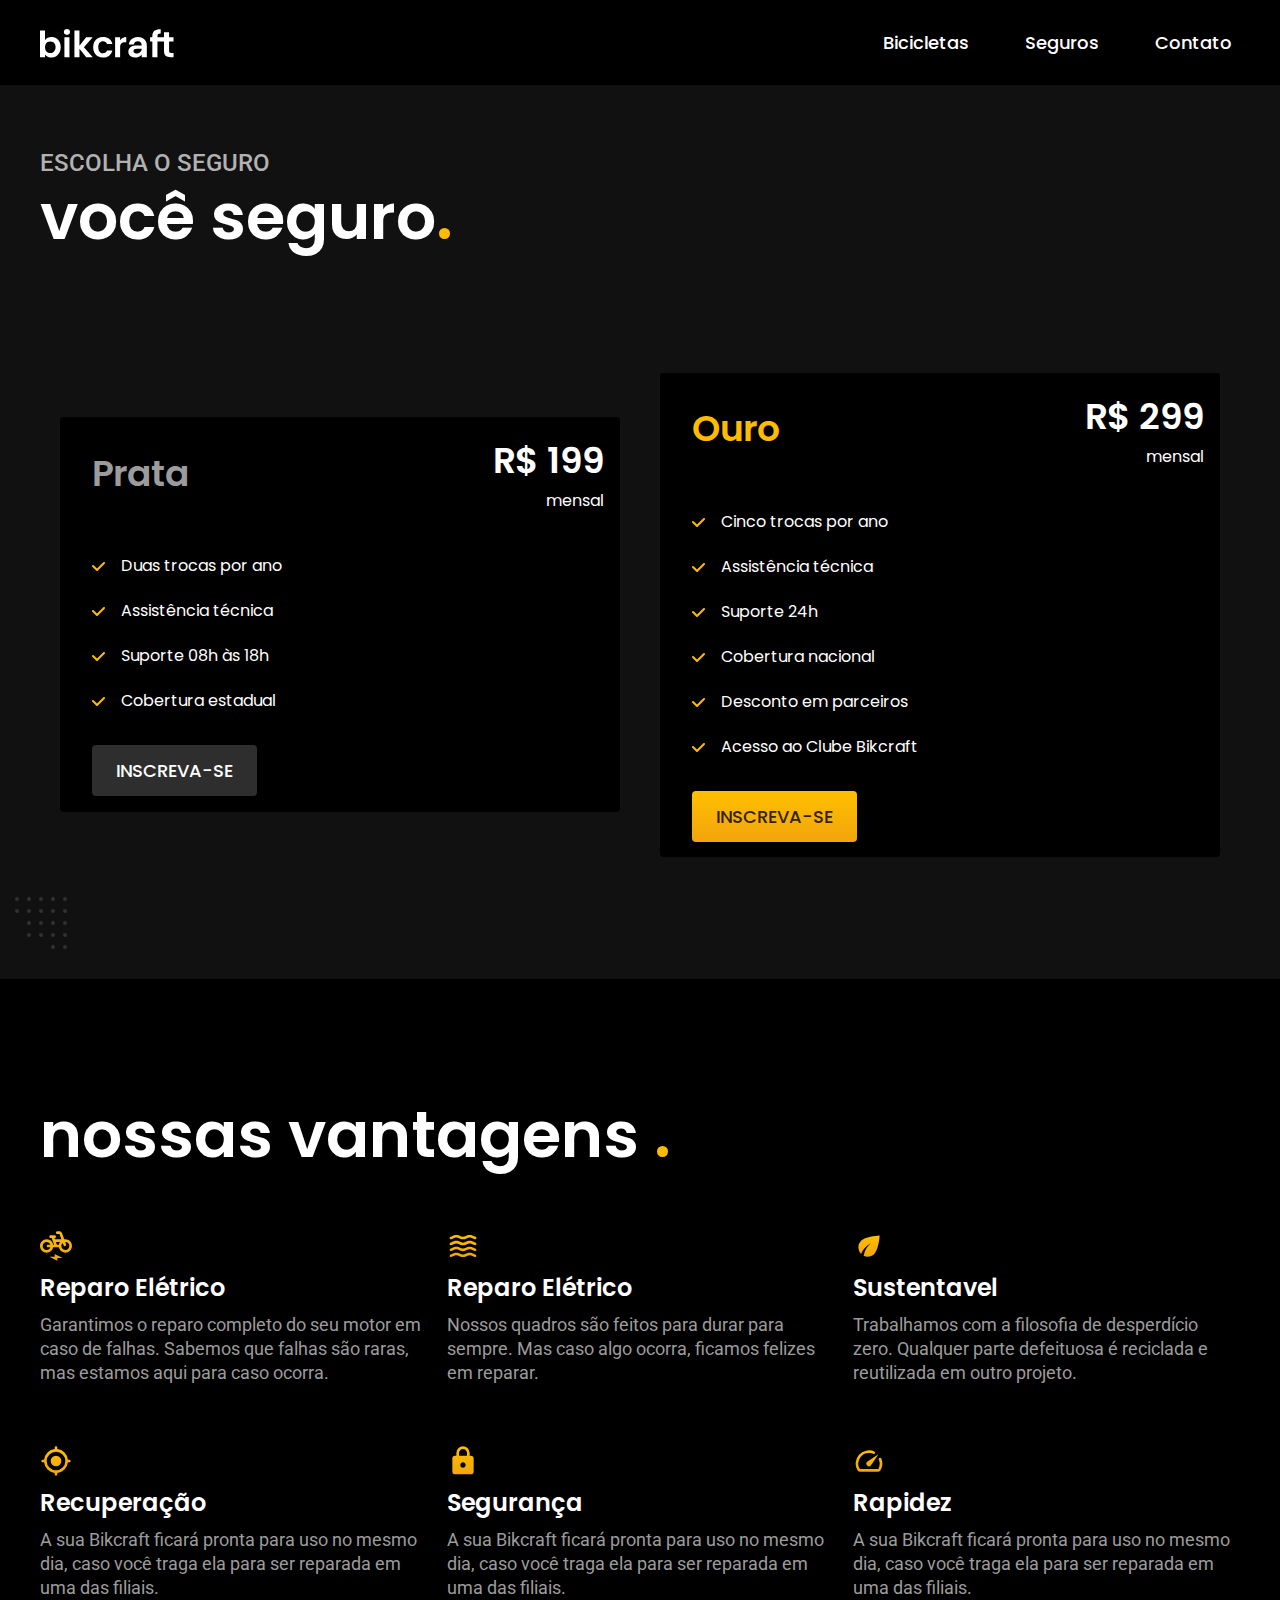
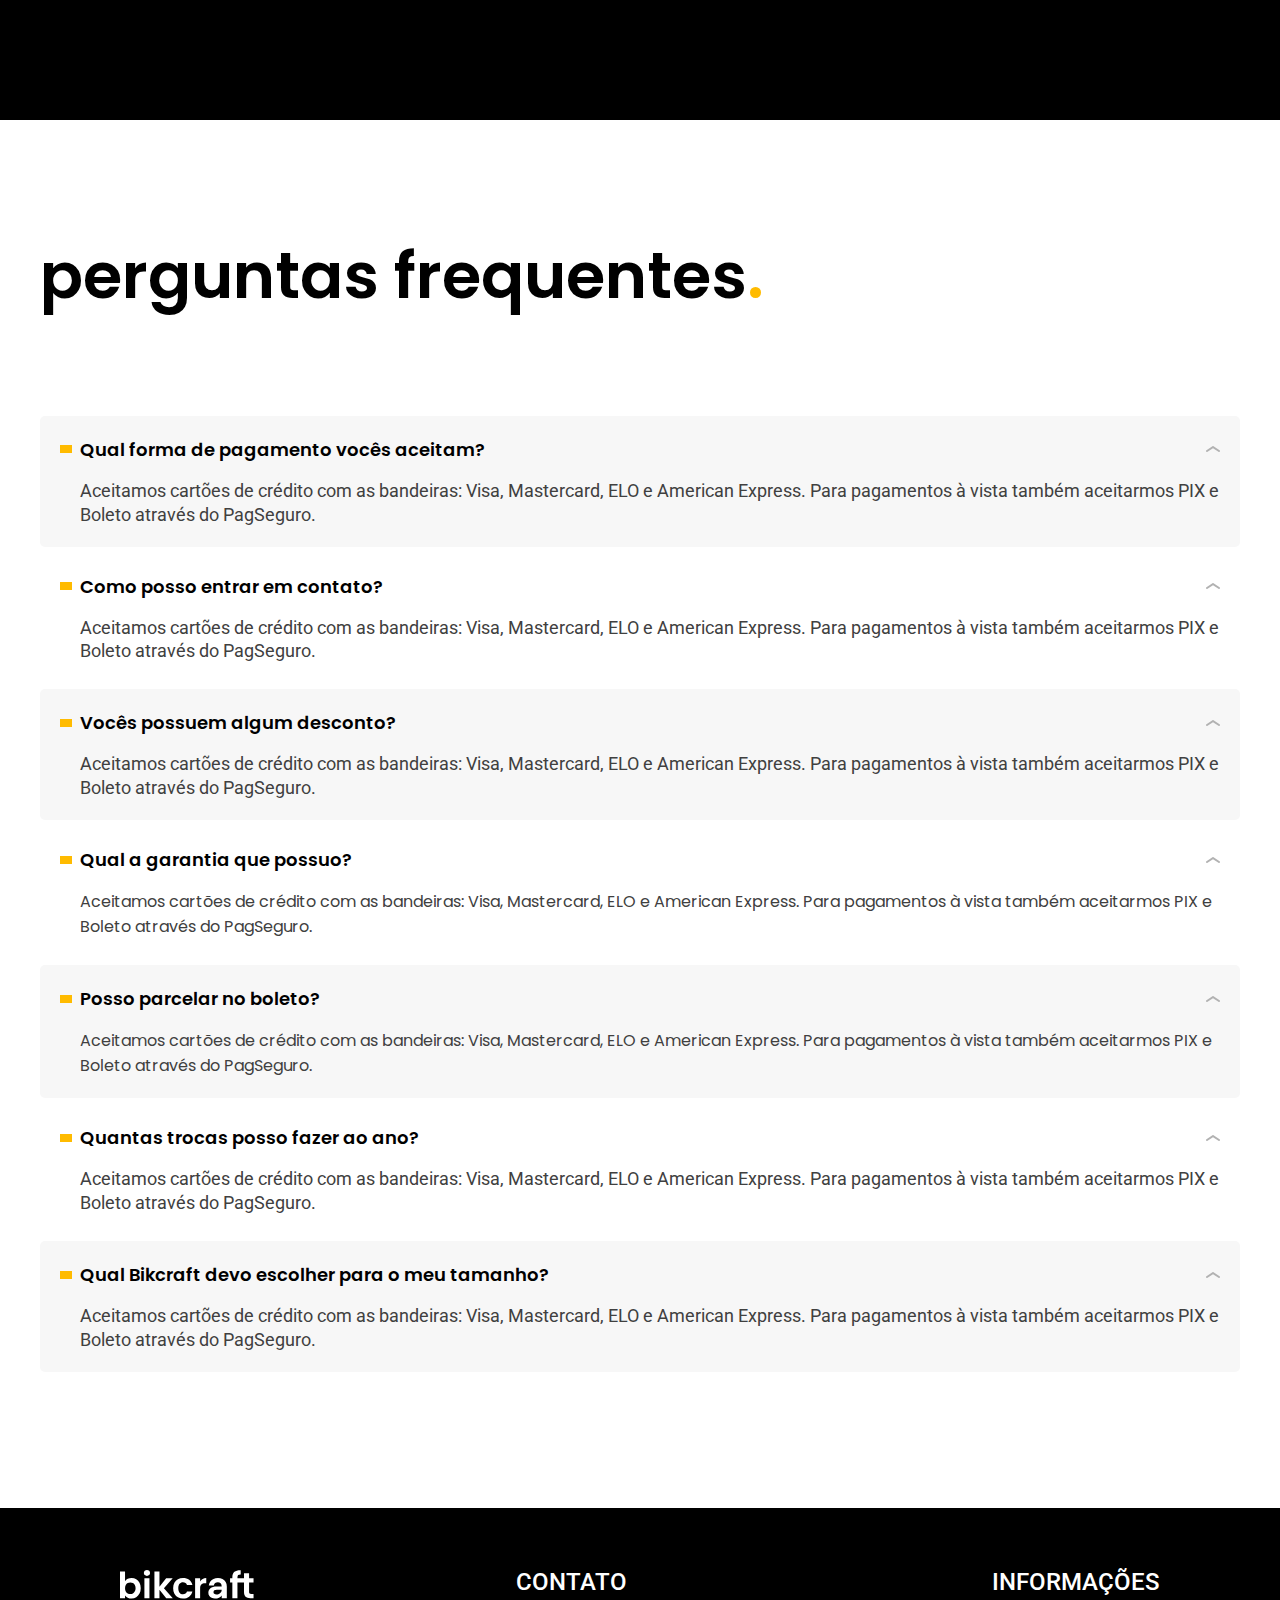
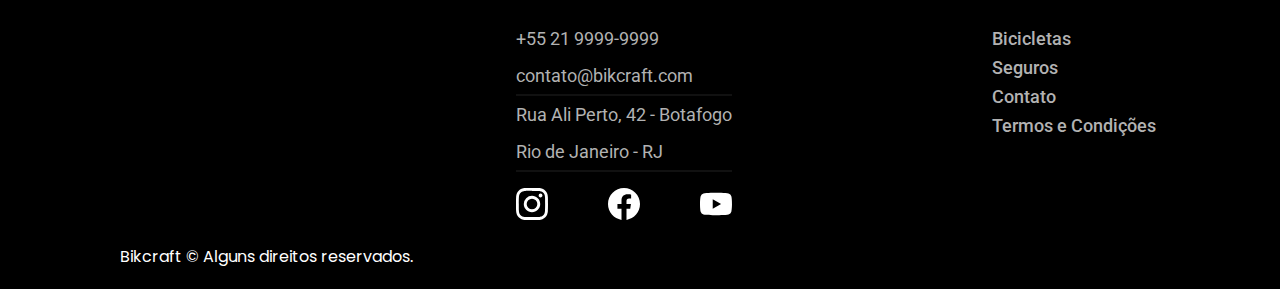
<file: seguros.html>
<!DOCTYPE html>
<html lang="en">
<head>
  <meta charset="UTF-8">
  <meta http-equiv="X-UA-Compatible" content="IE=edge">
  <meta name="viewport" content="width=device-width, initial-scale=1.0">
  <meta name="description" content="Bicicletas elétricas de alta precisão e qualidade,  feitas sob medida para o cliente. Explore o mundo na sua velocidade com a Bikcraft.">
  <title>Bickcraft - Seguros</title>
  <link rel="stylesheet" href="css/estilo.css">
  <link rel="preconnect" href="https://fonts.googleapis.com">
  <link rel="preconnect" href="https://fonts.gstatic.com" crossorigin>
  <link href="https://fonts.googleapis.com/css2?family=Poppins:wght@400;500;600;700&family=Roboto:ital,wght@0,400;0,500;1,700&display=swap" rel="stylesheet">
  <link href="https://fonts.googleapis.com/css2?family=Merriweather:ital,wght@1,900&display=swap" rel="stylesheet">
</head>
<body>
  <header class="header-bg">
    <div class="header-conteudo">
      <a href="./"><img src="img/bikcraft.svg" width="136" height="32" alt="Bicicleta Eletica"/></a>
      <nav>
        <ul>
          <li><a href="./bicicletas.html">Bicicletas</a></li>
          <li><a href="./seguros.html">Seguros</a></li>
          <li><a href="./contato.html">Contato</a></li>
        </ul>
      </nav>
    </div>
  </header>
  <main>
    <section class="sub-cabecalho-bg">
      <div class="sub-cabecalho-conteudo container">
        <p class="texto-medio texto-medio-m">escolha o seguro</p>
        <h1 class="texto-grande">você seguro<span>.</span></h1>
      </div>
    </section>
    <section class="seguros-bg">
      <div class="seguro-principal">
        <div class="seguro-card">  
          <div class="seguro-card-header">
            <div>
              <h3 class="cor-prata texto-decorativo">Prata</h3>
            </div>
            <div>
              <p class="texto-decorativo">R$ 199</p>
              <p>mensal</p>
            </div>
          </div>
          <div class="seguro-card-conteudo">
            <ul>
              <li>Duas trocas por ano</li>
              <li>Assistência técnica</li>
              <li>Suporte 08h às 18h</li>
              <li>Cobertura estadual</li>
            </ul>
            <a href="./orcamento.html" class="botao cinza">Inscreva-se</a>
          </div>
        </div>

        <div class="seguro-card card-grande">  
          <div class="seguro-card-header">
            <div>
              <h3 class="cor-ouro texto-decorativo">Ouro</h3>
            </div>
            <div>
              <p class="texto-decorativo">R$ 299</p>
              <p>mensal</p>
            </div>
          </div>
          <div class="seguro-card-conteudo">
            <ul>
              <li>Cinco trocas por ano</li>
              <li>Assistência técnica</li>
              <li>Suporte 24h</li>
              <li>Cobertura nacional</li>
              <li>Desconto em parceiros</li>
              <li>Acesso ao Clube Bikcraft</li>
            </ul>
            <a href="./orcamento.html" class="botao amarelo">Inscreva-se</a>
          </div>
        </div>
      </div>
    </section>
    <section class="seguros-vantagens-bg">
      <div class="seguros-vantagens-conteudo container">
        <h2 class="texto-grande">nossas vantagens <span>.</span></h2>
        <div class="lista-vantagens">
          <div class="lista-item">
            <img src="img/icones/eletrica.svg" />
            <h3>Reparo Elétrico</h3>
            <p class="texto-pequeno texto-pequeno-r">Garantimos o reparo completo do seu motor em caso de falhas. Sabemos que falhas são raras, mas estamos aqui para caso ocorra.</p>
          </div>
          <div class="lista-item">
            <img src="img/icones/carbono.svg" />
            <h3>Reparo Elétrico</h3>
            <p class="texto-pequeno texto-pequeno-r">Nossos quadros são feitos para durar para sempre. Mas caso algo ocorra, ficamos felizes em reparar.</p>
          </div>
          <div class="lista-item">
            <img src="img/icones/sustentavel.svg" />
            <h3>Sustentavel</h3>
            <p class="texto-pequeno texto-pequeno-r">Trabalhamos com a filosofia de desperdício zero. Qualquer parte defeituosa é reciclada e reutilizada em outro projeto.</p>
          </div>
        </div>
        <div class="lista-vantagens">
          <div class="lista-item">
            <img src="img/icones/rastreador.svg" />
            <h3>Recuperação</h3>
            <p class="texto-pequeno texto-pequeno-r">A sua Bikcraft ficará pronta para uso no mesmo dia, caso você traga ela para ser reparada em uma das filiais.</p>
          </div>
          <div class="lista-item">
            <img src="img/icones/seguro.svg" />
            <h3>Segurança</h3>
            <p class="texto-pequeno texto-pequeno-r">A sua Bikcraft ficará pronta para uso no mesmo dia, caso você traga ela para ser reparada em uma das filiais.</p>
          </div>
          <div class="lista-item">
            <img src="img/icones/velocidade.svg" />
            <h3>Rapidez</h3>
            <p class="texto-pequeno texto-pequeno-r">A sua Bikcraft ficará pronta para uso no mesmo dia, caso você traga ela para ser reparada em uma das filiais.</p>
          </div>
        </div>
      </div>
    </section>
    <section class="perguntas container">
      <h2 class="texto-grande">perguntas frequentes<span>.</span></h2>
      <dl class="perguntas-lista">
        <div>
          <dt><p>Qual forma de pagamento vocês aceitam?</p></dt>
          <dd class="texto-pequeno texto-pequeno-r">Aceitamos cartões de crédito com as bandeiras: Visa, Mastercard, ELO e American Express. Para pagamentos à vista também aceitarmos PIX e Boleto através do PagSeguro.
          </dd>
        </div>
        <div>
          <dt><p>Como posso entrar em contato?</p></dt>
          <dd class="texto-pequeno texto-pequeno-r">Aceitamos cartões de crédito com as bandeiras: Visa, Mastercard, ELO e American Express. Para pagamentos à vista também aceitarmos PIX e Boleto através do PagSeguro.
          </dd>
        </div>
        <div>
          <dt><p>Vocês possuem algum desconto?</p></dt>
          <dd class="texto-pequeno texto-pequeno-r">Aceitamos cartões de crédito com as bandeiras: Visa, Mastercard, ELO e American Express. Para pagamentos à vista também aceitarmos PIX e Boleto através do PagSeguro.
          </dd>
        </div>
        <div>
          <dt><p>Qual a garantia que possuo?</p></dt>
          <dd>Aceitamos cartões de crédito com as bandeiras: Visa, Mastercard, ELO e American Express. Para pagamentos à vista também aceitarmos PIX e Boleto através do PagSeguro.
          </dd>
        </div>
        <div>
          <dt><p>Posso parcelar no boleto?</p></dt>
          <dd>Aceitamos cartões de crédito com as bandeiras: Visa, Mastercard, ELO e American Express. Para pagamentos à vista também aceitarmos PIX e Boleto através do PagSeguro.
          </dd>
        </div>
        <div>
          <dt><p>Quantas trocas posso fazer ao ano?</p></dt>
          <dd class="texto-pequeno texto-pequeno-r">Aceitamos cartões de crédito com as bandeiras: Visa, Mastercard, ELO e American Express. Para pagamentos à vista também aceitarmos PIX e Boleto através do PagSeguro.
          </dd>
        </div>
         <div>
          <dt><p>Qual Bikcraft devo escolher para o meu tamanho?</p></dt>
          <dd class="texto-pequeno texto-pequeno-r">Aceitamos cartões de crédito com as bandeiras: Visa, Mastercard, ELO e American Express. Para pagamentos à vista também aceitarmos PIX e Boleto através do PagSeguro.
          </dd>
        </div>
      </dl>
      
    </section>
  </main>
  <footer class="footer-bg">
    <div class="footer-conteudo">
      <div class="footer-infos">
        <div>
          <img src="img/bikcraft.svg" alt="Bickcraft" />
        </div>
        <div class="footer-contato">
          <h3>Contato</h3>
          <ul>
            <li><a href="tel:+55 21 9999-9999">+55 21 9999-9999</a></li>
            <li><a href="mailto:contato@bikcraft.com">contato@bikcraft.com</a></li>
            <li><a href="https://goo.gl/maps/o17Agn89RouagFng7">Rua Ali Perto, 42 - Botafogo</a></li>
            <li><a href="https://goo.gl/maps/o17Agn89RouagFng7">Rio de Janeiro - RJ</a></li>
          </ul>
          <div class="redes-sociais">
            <a href="https://www.instagram.com/"><img src="img/redes/instagram.svg" alt="instagram"></a>
            <a href="https://www.facebook.com/"><img src="img/redes/facebook.svg" alt="facebook"></a>
            <a href="https://www.youtube.com/"><img src="img/redes/youtube.svg" alt="youtube"></a>
          </div>
        </div>
        <div class="footer-links-internos">
          <h3>Informações</h3>
          <p><a href="./bicicletas.html">Bicicletas</a></p>
          <p><a href="./seguros.html">Seguros</a></p>
          <p><a href="./contato.html">Contato</a></p>
          <p><a href="./termos.html">Termos e Condições</a></p>
        </div>
      </div>
      <p> Bikcraft &copy; Alguns direitos reservados.</p>
    </div>
  </footer>
</body>
</html>
</file>
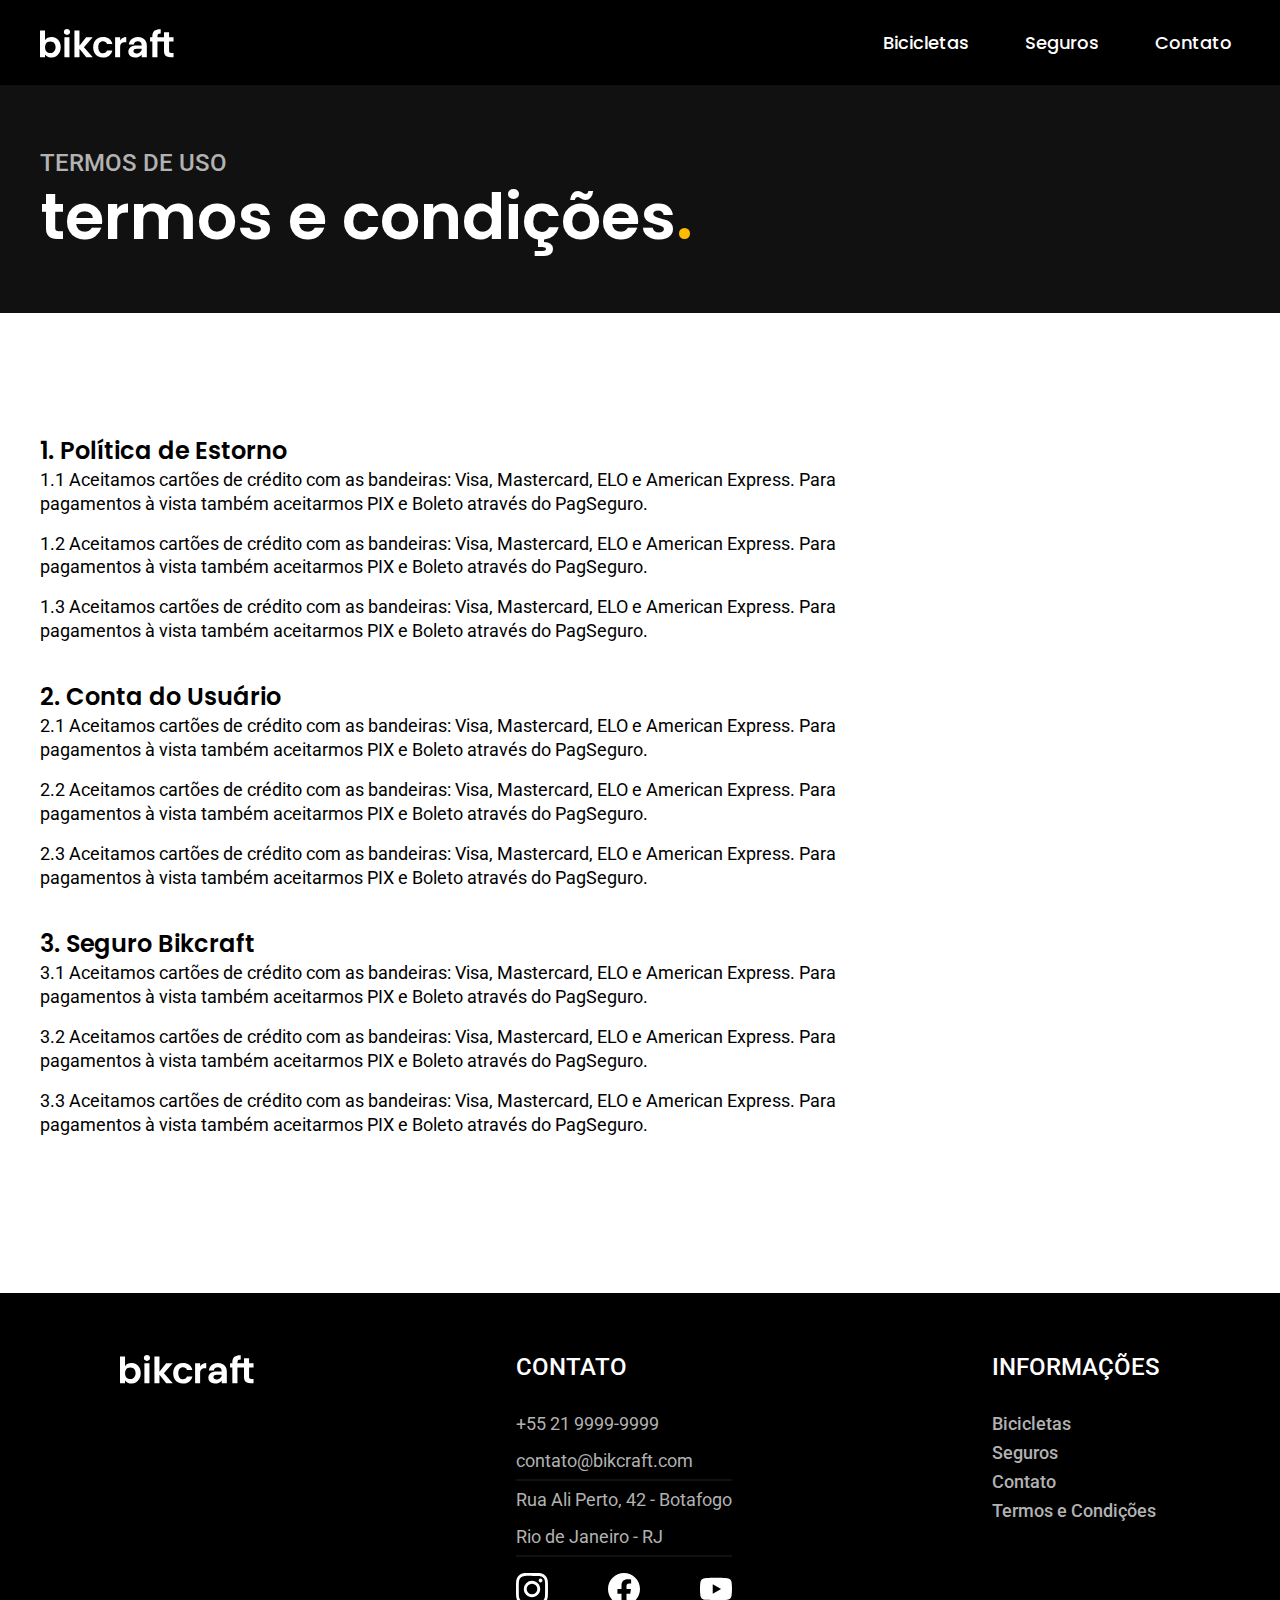
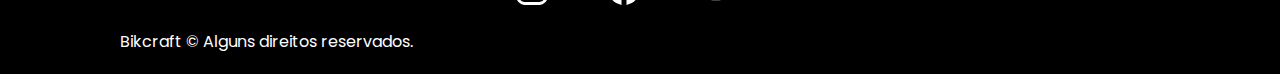
<file: termos.html>
<!DOCTYPE html>
<html lang="en">
<head>
  <meta charset="UTF-8">
  <meta http-equiv="X-UA-Compatible" content="IE=edge">
  <meta name="viewport" content="width=device-width, initial-scale=1.0">
  <meta name="description" content="Bicicletas elétricas de alta precisão e qualidade,  feitas sob medida para o cliente. Explore o mundo na sua velocidade com a Bikcraft.">
  <title>Termos e Condicoes | Bickcraft </title>
  <link rel="stylesheet" href="css/estilo.css">
  <link rel="preconnect" href="https://fonts.googleapis.com">
  <link rel="preconnect" href="https://fonts.gstatic.com" crossorigin>
  <link href="https://fonts.googleapis.com/css2?family=Poppins:wght@400;500;600;700&family=Roboto:ital,wght@0,400;0,500;1,700&display=swap" rel="stylesheet">
  <link href="https://fonts.googleapis.com/css2?family=Merriweather:ital,wght@1,900&display=swap" rel="stylesheet">
</head>
<body>
  <header class="header-bg">
    <div class="header-conteudo">
      <a href="./"><img src="img/bikcraft.svg" width="136" height="32" alt="Bicicleta Eletica"/></a>
      <nav>
        <ul>
          <li><a href="./bicicletas.html">Bicicletas</a></li>
          <li><a href="./seguros.html">Seguros</a></li>
          <li><a href="./contato.html">Contato</a></li>
        </ul>
      </nav>
    </div>
  </header>
  <main>
    <section class="sub-cabecalho-bg">
      <div class="sub-cabecalho-conteudo container">
        <p class="texto-medio texto-medio-m">termos de uso</p>
        <h1 class="texto-grande">termos e condições<span>.</span></h1>
      </div>
    </section>
    <section class="termos container">
      <ol>
        <li>
          1. Política de Estorno
          <ul>
            <li>1.1 Aceitamos cartões de crédito com as bandeiras: Visa, Mastercard, ELO e American Express. Para pagamentos à vista também aceitarmos PIX e Boleto através do PagSeguro.</li>
            <li>1.2 Aceitamos cartões de crédito com as bandeiras: Visa, Mastercard, ELO e American Express. Para pagamentos à vista também aceitarmos PIX e Boleto através do PagSeguro.</li>
            <li>1.3 Aceitamos cartões de crédito com as bandeiras: Visa, Mastercard, ELO e American Express. Para pagamentos à vista também aceitarmos PIX e Boleto através do PagSeguro.</li>
          </ul>
        </li>
        <li>
          2. Conta do Usuário
          <ul>
            <li>2.1 Aceitamos cartões de crédito com as bandeiras: Visa, Mastercard, ELO e American Express. Para pagamentos à vista também aceitarmos PIX e Boleto através do PagSeguro.</li>
            <li>2.2 Aceitamos cartões de crédito com as bandeiras: Visa, Mastercard, ELO e American Express. Para pagamentos à vista também aceitarmos PIX e Boleto através do PagSeguro.</li>
            <li>2.3 Aceitamos cartões de crédito com as bandeiras: Visa, Mastercard, ELO e American Express. Para pagamentos à vista também aceitarmos PIX e Boleto através do PagSeguro.</li>
          </ul>
        </li>
        <li>
          3. Seguro Bikcraft
          <ul>
            <li>3.1 Aceitamos cartões de crédito com as bandeiras: Visa, Mastercard, ELO e American Express. Para pagamentos à vista também aceitarmos PIX e Boleto através do PagSeguro.</li>
            <li>3.2 Aceitamos cartões de crédito com as bandeiras: Visa, Mastercard, ELO e American Express. Para pagamentos à vista também aceitarmos PIX e Boleto através do PagSeguro.</li>
            <li>3.3 Aceitamos cartões de crédito com as bandeiras: Visa, Mastercard, ELO e American Express. Para pagamentos à vista também aceitarmos PIX e Boleto através do PagSeguro.</li>
          </ul>
        </li>
      </ol>
    </section>
  </main>
  <footer class="footer-bg">
    <div class="footer-conteudo">
      <div class="footer-infos">
        <div>
          <img src="img/bikcraft.svg" alt="Bickcraft" />
        </div>
        <div class="footer-contato">
          <h3>Contato</h3>
          <ul>
            <li><a href="tel:+55 21 9999-9999">+55 21 9999-9999</a></li>
            <li><a href="mailto:contato@bikcraft.com">contato@bikcraft.com</a></li>
            <li><a href="https://goo.gl/maps/o17Agn89RouagFng7">Rua Ali Perto, 42 - Botafogo</a></li>
            <li><a href="https://goo.gl/maps/o17Agn89RouagFng7">Rio de Janeiro - RJ</a></li>
          </ul>
          <div class="redes-sociais">
            <a href="https://www.instagram.com/"><img src="img/redes/instagram.svg" alt="instagram"></a>
            <a href="https://www.facebook.com/"><img src="img/redes/facebook.svg" alt="facebook"></a>
            <a href="https://www.youtube.com/"><img src="img/redes/youtube.svg" alt="youtube"></a>
          </div>
        </div>
        <div class="footer-links-internos">
          <h3>Informações</h3>
          <p><a href="./bicicletas.html">Bicicletas</a></p>
          <p><a href="./seguros.html">Seguros</a></p>
          <p><a href="./contato.html">Contato</a></p>
          <p><a href="./termos.html">Termos e Condições</a></p>
        </div>
      </div>
      <p> Bikcraft &copy; Alguns direitos reservados.</p>
    </div>
  </footer>
</body>
</html>
</file>
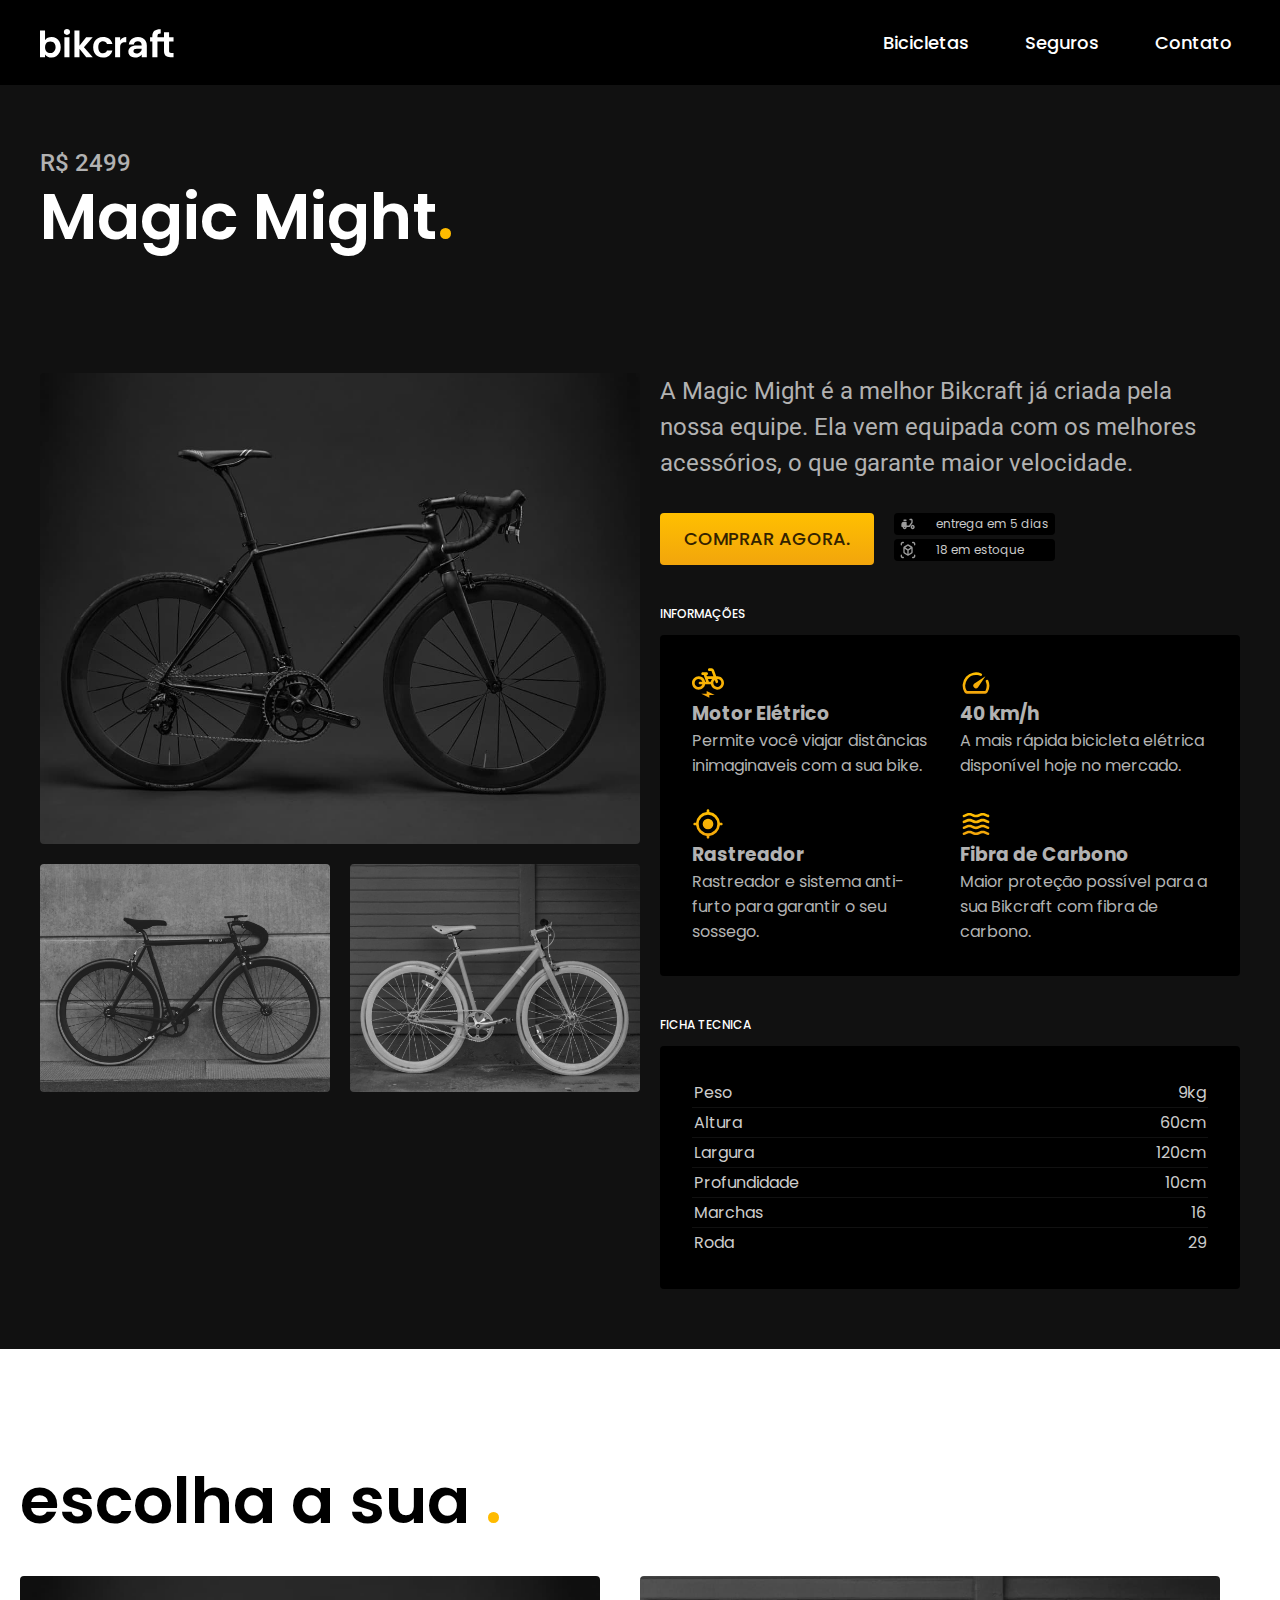
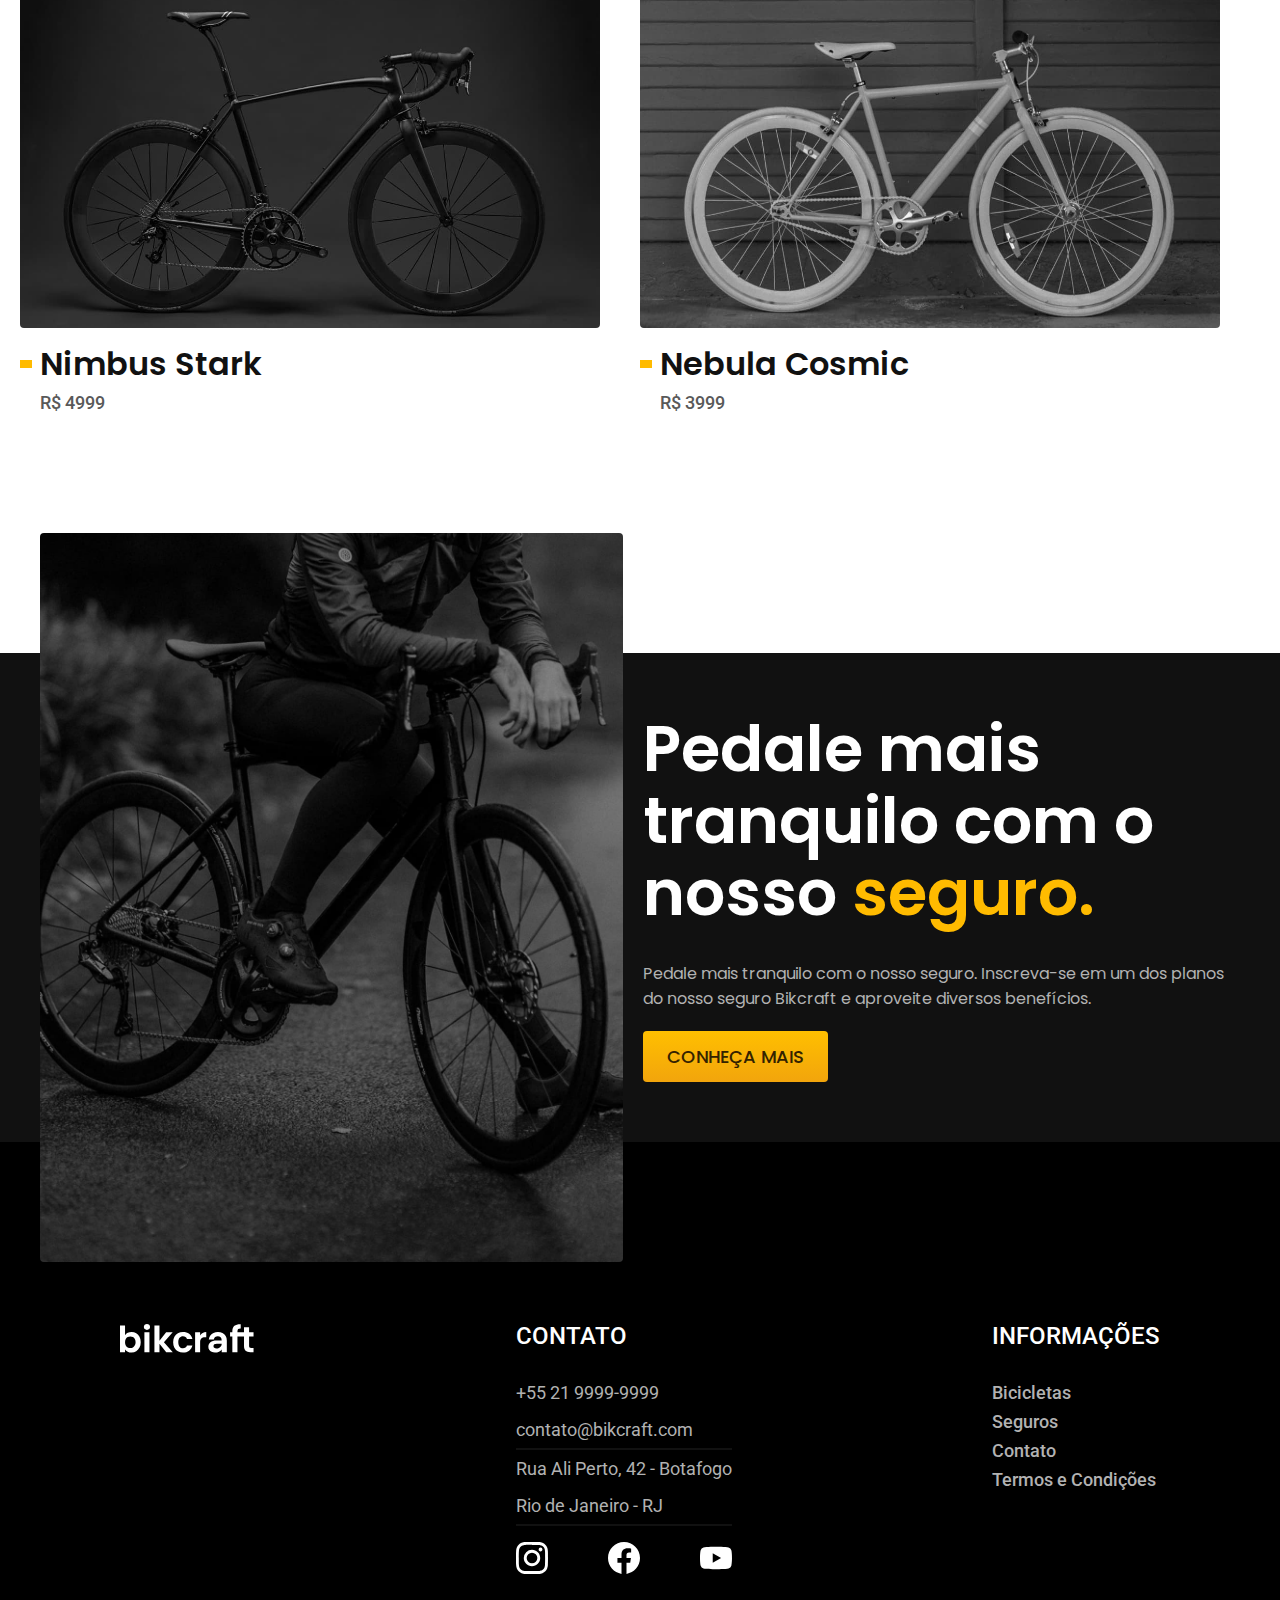
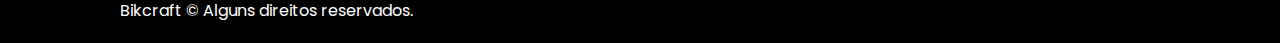
<file: bicicletas/magic.html>
<!DOCTYPE html>
<html lang="en">
<head>
  <meta charset="UTF-8">
  <meta http-equiv="X-UA-Compatible" content="IE=edge">
  <meta name="viewport" content="width=device-width, initial-scale=1.0">
  <meta name="description" content="Bicicletas elétricas de alta precisão e qualidade,  feitas sob medida para o cliente. Explore o mundo na sua velocidade com a Bikcraft.">
  <title>Bickcraft - Magic</title>
  <link rel="stylesheet" href="../css/estilo.css">
  <link rel="preconnect" href="https://fonts.googleapis.com">
  <link rel="preconnect" href="https://fonts.gstatic.com" crossorigin>
  <link href="https://fonts.googleapis.com/css2?family=Poppins:wght@400;500;600;700&family=Roboto:ital,wght@0,400;0,500;1,700&display=swap" rel="stylesheet">
  <link href="https://fonts.googleapis.com/css2?family=Merriweather:ital,wght@1,900&display=swap" rel="stylesheet">
</head>
<body>
  <header class="header-bg">
    <div class="header-conteudo">
      <a href="../index.html"><img src="../img/bikcraft.svg" width="136" height="32" alt="Bicicleta Eletica"/></a>
      <nav>
        <ul>
          <li><a href="../bicicletas.html">Bicicletas</a></li>
          <li><a href="../seguros.html">Seguros</a></li>
          <li><a href="../contato.html">Contato</a></li>
        </ul>
      </nav>
    </div>
  </header>
  <main>
    <section class="sub-cabecalho-bg">
      <div class="sub-cabecalho-conteudo container">
        <p class="texto-medio texto-medio-m">R$ 2499</p>
        <h1 class="texto-grande">Magic Might<span>.</span></h1>
      </div>
    </section>
    <section class="introducao-bike">
      <div class="introducao-bike-conteudo flex container">
        <div class="flex wrap align-self-start">
          <img src="../img/bicicleta/nimbus1.jpg" alt="Bicicleta Nimbus 1">
          <img src="../img/bicicleta/nimbus2.jpg" alt="Bicicleta Nimbus 2">
          <img src="../img/bicicleta/nimbus3.jpg" alt="Bicicleta Nimbus 3">
        </div>
        <div>
          <div class="introducao-bike-descricao">
            <p class="texto-medio texto-medio-r">A Magic Might é a melhor Bikcraft já criada pela nossa equipe. Ela vem equipada com os melhores acessórios, o que garante maior velocidade.</p>
            <div class="flex">
              <a href="../orcamento.html" class="botao amarelo">Comprar agora.</a>
              <div>
                <span class="flex"><img src="../img/icones/entrega.svg" alt=""> entrega em 5 dias</span>
                <span class="flex"><img src="../img/icones/estoque.svg" alt=""> 18 em estoque</span>
              </div>
            </div>
          </div>
          <div class="introducao-bike-lista">
            <h2>Informações</h2>
            <div>
              <div class="flex">
                <div>
                  <img src="../img/icones/eletrica.svg" alt="">
                  <h3>Motor Elétrico</h3>
                  <p>Permite você viajar distâncias inimaginaveis com a sua bike.</p>
                </div>
                <div>
                  <img src="../img/icones/velocidade.svg" alt="">
                  <h3>40 km/h</h3>
                  <p>A mais rápida bicicleta elétrica disponível hoje no mercado.</p>
                </div>
              </div>
              <div class="flex">
                <div>
                  <img src="../img/icones/rastreador.svg" alt="">
                  <h3>Rastreador</h3>
                  <p>Rastreador e sistema anti-furto para garantir o seu sossego.</p>
                </div>
                <div>
                  <img src="../img/icones/carbono.svg" alt="">
                  <h3>Fibra de Carbono</h3>
                  <p>Maior proteção possível para a sua Bikcraft com fibra de carbono.</p>
                </div>
              </div>
              
            </div>
          </div>
          <div class="introducao-bike-lista">
            <h2>Ficha tecnica</h2>
            <div class="ficha-tecnica">
              <p class="flex">
                <span>Peso</span>
                <span>9kg</span>
              </p>
              <p class="flex">
                <span>Altura</span>
                <span>60cm</span>
              </p>
              <p class="flex">
                <span>Largura</span>
                <span>120cm</span>
              </p>
              <p class="flex">
                <span>Profundidade</span>
                <span>10cm</span>
              </p>
              <p class="flex">
                <span>Marchas</span>
                <span>16</span>
              </p>
              <p class="flex">
                <span>Roda</span>
                <span>29</span>
              </p>
            </div>
            
          </div>
        </div>
      </div>
    </section>
    <section class="bicicletas container" aria-label="Bicicletas">
      <h2 class="texto-grande"> escolha a sua <span>.</span></h2>
      <div class="bicicletas-container">
        <a href="nimbus.html" class="bicicletas-item">
          <div>
            <img src="../img/bicicletas/nimbus.jpg" />
          </div>
          <div class="bicicletas-descricao">
            <h3>Nimbus Stark</h3>
            <p>R$ 4999</p>
          </div>
        </a>
        <a href="nebula.html" class="bicicletas-item">
          <div>
            <img src="../img/bicicletas/nebula.jpg" />
          </div>
          <div class="bicicletas-descricao">
            <h3>Nebula Cosmic</h3>
            <p>R$ 3999</p>
          </div>
        </a>
      </div> 
    </section>
    <section class="bike-seguro-bg">
      <div class="bike-seguro-conteudo flex container">
        <div class="bike-seguro-img">
          <img src="../img/fotos/seguros.jpg" alt="">
        </div>
        <div class="bike-seguro-descricao">
          <h2 class="texto-grande">Pedale mais tranquilo com o nosso <span>seguro.</span></h2>
          <p>
            Pedale mais tranquilo com o nosso seguro.
            Inscreva-se em um dos planos do nosso seguro Bikcraft e aproveite diversos benefícios.
          </p>
          <a href="../seguros.html" class="botao amarelo">Conheça mais</a>
        </div>
      </div>
    </section>
  </main>
  <footer class="footer-bg">
    <div class="footer-conteudo">
      <div class="footer-infos">
        <div>
          <img src="../img/bikcraft.svg" alt="Bickcraft" />
        </div>
        <div class="footer-contato">
          <h3>Contato</h3>
          <ul>
            <li><a href="tel:+55 21 9999-9999">+55 21 9999-9999</a></li>
            <li><a href="mailto:contato@bikcraft.com">contato@bikcraft.com</a></li>
            <li><a href="https://goo.gl/maps/o17Agn89RouagFng7">Rua Ali Perto, 42 - Botafogo</a></li>
            <li><a href="https://goo.gl/maps/o17Agn89RouagFng7">Rio de Janeiro - RJ</a></li>
          </ul>
          <div class="redes-sociais">
            <a href="https://www.instagram.com/"><img src="../img/redes/instagram.svg" alt="instagram"></a>
            <a href="https://www.facebook.com/"><img src="../img/redes/facebook.svg" alt="facebook"></a>
            <a href="https://www.youtube.com/"><img src="../img/redes/youtube.svg" alt="youtube"></a>
          </div>
        </div>
        <div class="footer-links-internos">
          <h3>Informações</h3>
          <p><a href="../bicicletas.html">Bicicletas</a></p>
          <p><a href="../seguros.html">Seguros</a></p>
          <p><a href="../contato.html">Contato</a></p>
          <p><a href="../termos.html">Termos e Condições</a></p>
        </div>
      </div>
      <p> Bikcraft &copy; Alguns direitos reservados.</p>
    </div>
  </footer>
</body>
</html>
</file>
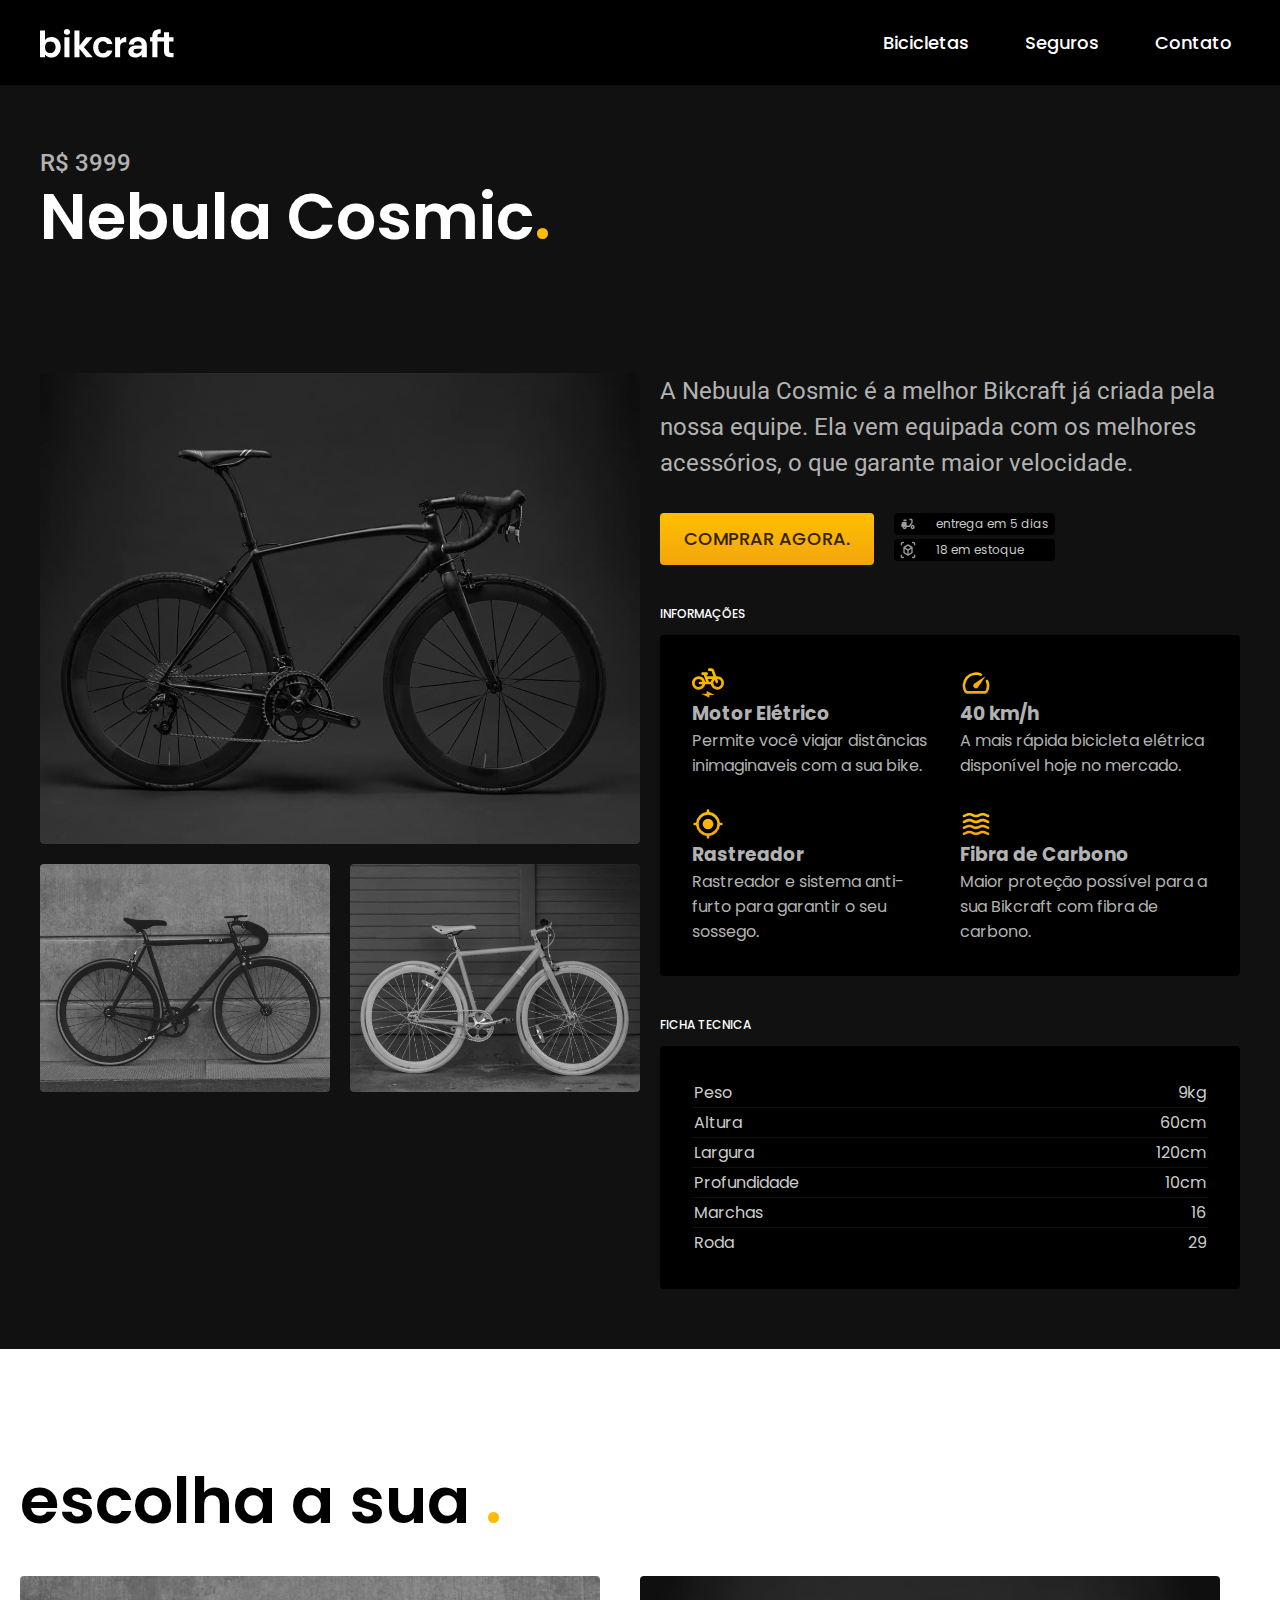
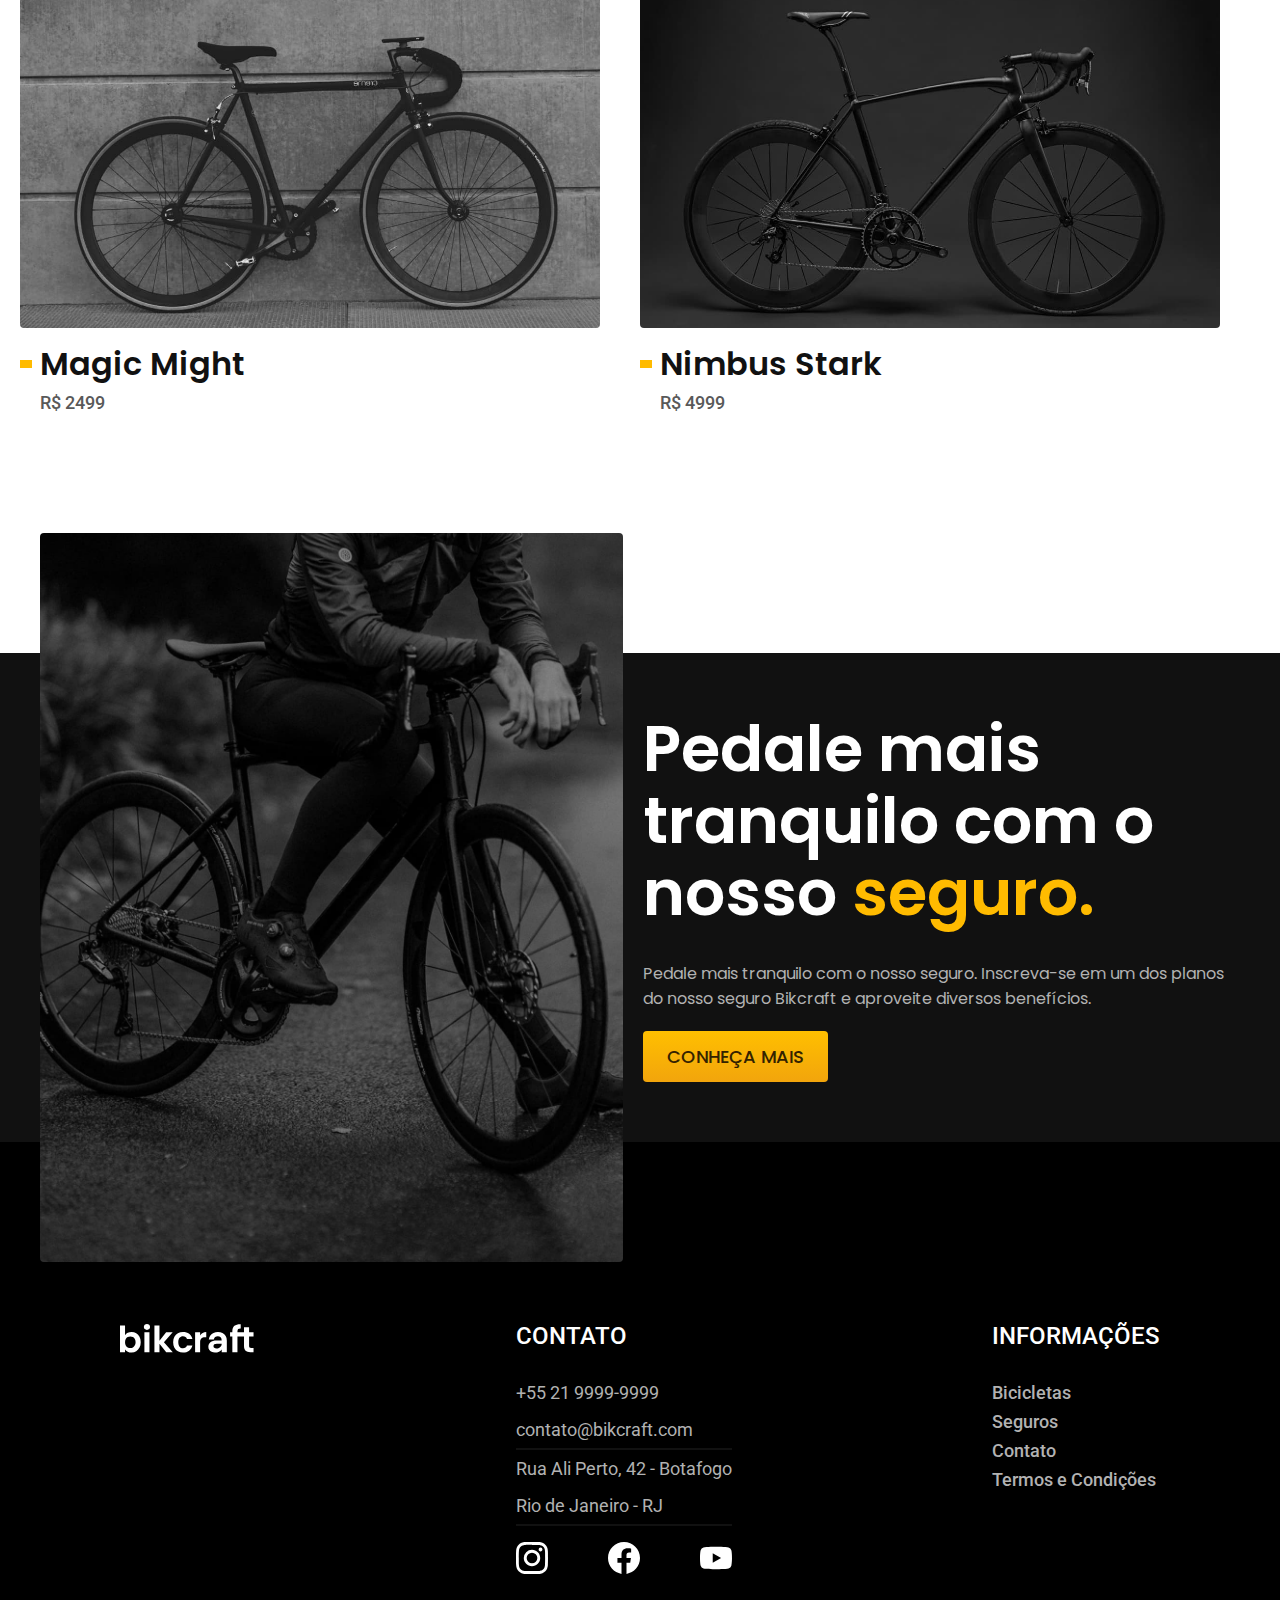
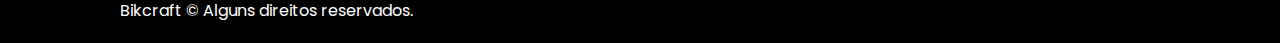
<file: bicicletas/nebula.html>
<!DOCTYPE html>
<html lang="en">
<head>
  <meta charset="UTF-8">
  <meta http-equiv="X-UA-Compatible" content="IE=edge">
  <meta name="viewport" content="width=device-width, initial-scale=1.0">
  <meta name="description" content="Bicicletas elétricas de alta precisão e qualidade,  feitas sob medida para o cliente. Explore o mundo na sua velocidade com a Bikcraft.">
  <title>Bickcraft - Nebula</title>
  <link rel="stylesheet" href="../css/estilo.css">
  <link rel="preconnect" href="https://fonts.googleapis.com">
  <link rel="preconnect" href="https://fonts.gstatic.com" crossorigin>
  <link href="https://fonts.googleapis.com/css2?family=Poppins:wght@400;500;600;700&family=Roboto:ital,wght@0,400;0,500;1,700&display=swap" rel="stylesheet">
  <link href="https://fonts.googleapis.com/css2?family=Merriweather:ital,wght@1,900&display=swap" rel="stylesheet">
</head>
<body>
  <header class="header-bg">
    <div class="header-conteudo">
      <a href="../index.html"><img src="../img/bikcraft.svg" width="136" height="32" alt="Bicicleta Eletica"/></a>
      <nav>
        <ul>
          <li><a href="../bicicletas.html">Bicicletas</a></li>
          <li><a href="../seguros.html">Seguros</a></li>
          <li><a href="../contato.html">Contato</a></li>
        </ul>
      </nav>
    </div>
  </header>
  <main>
    <section class="sub-cabecalho-bg">
      <div class="sub-cabecalho-conteudo container">
        <p class="texto-medio texto-medio-m">R$ 3999</p>
        <h1 class="texto-grande">Nebula Cosmic<span>.</span></h1>
      </div>
    </section>
    <section class="introducao-bike">
      <div class="introducao-bike-conteudo flex container">
        <div class="flex wrap align-self-start">
          <img src="../img/bicicleta/nimbus1.jpg" alt="Bicicleta Nimbus 1">
          <img src="../img/bicicleta/nimbus2.jpg" alt="Bicicleta Nimbus 2">
          <img src="../img/bicicleta/nimbus3.jpg" alt="Bicicleta Nimbus 3">
        </div>
        <div>
          <div class="introducao-bike-descricao">
            <p class="texto-medio texto-medio-r">A Nebuula Cosmic é a melhor Bikcraft já criada pela nossa equipe. Ela vem equipada com os melhores acessórios, o que garante maior velocidade.</p>
            <div class="flex">
              <a href="../orcamento.html" class="botao amarelo">Comprar agora.</a>
              <div>
                <span class="flex"><img src="../img/icones/entrega.svg" alt=""> entrega em 5 dias</span>
                <span class="flex"><img src="../img/icones/estoque.svg" alt=""> 18 em estoque</span>
              </div>
            </div>
          </div>
          <div class="introducao-bike-lista">
            <h2>Informações</h2>
            <div>
              <div class="flex">
                <div>
                  <img src="../img/icones/eletrica.svg" alt="">
                  <h3>Motor Elétrico</h3>
                  <p>Permite você viajar distâncias inimaginaveis com a sua bike.</p>
                </div>
                <div>
                  <img src="../img/icones/velocidade.svg" alt="">
                  <h3>40 km/h</h3>
                  <p>A mais rápida bicicleta elétrica disponível hoje no mercado.</p>
                </div>
              </div>
              <div class="flex">
                <div>
                  <img src="../img/icones/rastreador.svg" alt="">
                  <h3>Rastreador</h3>
                  <p>Rastreador e sistema anti-furto para garantir o seu sossego.</p>
                </div>
                <div>
                  <img src="../img/icones/carbono.svg" alt="">
                  <h3>Fibra de Carbono</h3>
                  <p>Maior proteção possível para a sua Bikcraft com fibra de carbono.</p>
                </div>
              </div>
              
            </div>
          </div>
          <div class="introducao-bike-lista">
            <h2>Ficha tecnica</h2>
            <div class="ficha-tecnica">
              <p class="flex">
                <span>Peso</span>
                <span>9kg</span>
              </p>
              <p class="flex">
                <span>Altura</span>
                <span>60cm</span>
              </p>
              <p class="flex">
                <span>Largura</span>
                <span>120cm</span>
              </p>
              <p class="flex">
                <span>Profundidade</span>
                <span>10cm</span>
              </p>
              <p class="flex">
                <span>Marchas</span>
                <span>16</span>
              </p>
              <p class="flex">
                <span>Roda</span>
                <span>29</span>
              </p>
            </div>
            
          </div>
        </div>
      </div>
    </section>
    <section class="bicicletas container" aria-label="Bicicletas">
      <h2 class="texto-grande"> escolha a sua <span>.</span></h2>
      <div class="bicicletas-container">
        <a href="magic.html" class="bicicletas-item">
          <div>
            <img src="../img/bicicletas/magic.jpg" />
          </div>
          <div class="bicicletas-descricao">
            <h3>Magic Might</h3>
            <p>R$ 2499</p>
          </div>
        </a>
        <a href="nimbus.html" class="bicicletas-item">
          <div>
            <img src="../img/bicicletas/nimbus.jpg" />
          </div>
          <div class="bicicletas-descricao">
            <h3>Nimbus Stark</h3>
            <p>R$ 4999</p>
          </div>
        </a>
      </div> 
    </section>
    <section class="bike-seguro-bg">
      <div class="bike-seguro-conteudo flex container">
        <div class="bike-seguro-img">
          <img src="../img/fotos/seguros.jpg" alt="">
        </div>
        <div class="bike-seguro-descricao">
          <h2 class="texto-grande">Pedale mais tranquilo com o nosso <span>seguro.</span></h2>
          <p>
            Pedale mais tranquilo com o nosso seguro.
            Inscreva-se em um dos planos do nosso seguro Bikcraft e aproveite diversos benefícios.
          </p>
          <a href="../seguros.html" class="botao amarelo">Conheça mais</a>
        </div>
      </div>
    </section>
  </main>
  <footer class="footer-bg">
    <div class="footer-conteudo">
      <div class="footer-infos">
        <div>
          <img src="../img/bikcraft.svg" alt="Bickcraft" />
        </div>
        <div class="footer-contato">
          <h3>Contato</h3>
          <ul>
            <li><a href="tel:+55 21 9999-9999">+55 21 9999-9999</a></li>
            <li><a href="mailto:contato@bikcraft.com">contato@bikcraft.com</a></li>
            <li><a href="https://goo.gl/maps/o17Agn89RouagFng7">Rua Ali Perto, 42 - Botafogo</a></li>
            <li><a href="https://goo.gl/maps/o17Agn89RouagFng7">Rio de Janeiro - RJ</a></li>
          </ul>
          <div class="redes-sociais">
            <a href="https://www.instagram.com/"><img src="../img/redes/instagram.svg" alt="instagram"></a>
            <a href="https://www.facebook.com/"><img src="../img/redes/facebook.svg" alt="facebook"></a>
            <a href="https://www.youtube.com/"><img src="../img/redes/youtube.svg" alt="youtube"></a>
          </div>
        </div>
        <div class="footer-links-internos">
          <h3>Informações</h3>
          <p><a href="../bicicletas.html">Bicicletas</a></p>
          <p><a href="../seguros.html">Seguros</a></p>
          <p><a href="../contato.html">Contato</a></p>
          <p><a href="../termos.html">Termos e Condições</a></p>
        </div>
      </div>
      <p> Bikcraft &copy; Alguns direitos reservados.</p>
    </div>
  </footer>
</body>
</html>
</file>
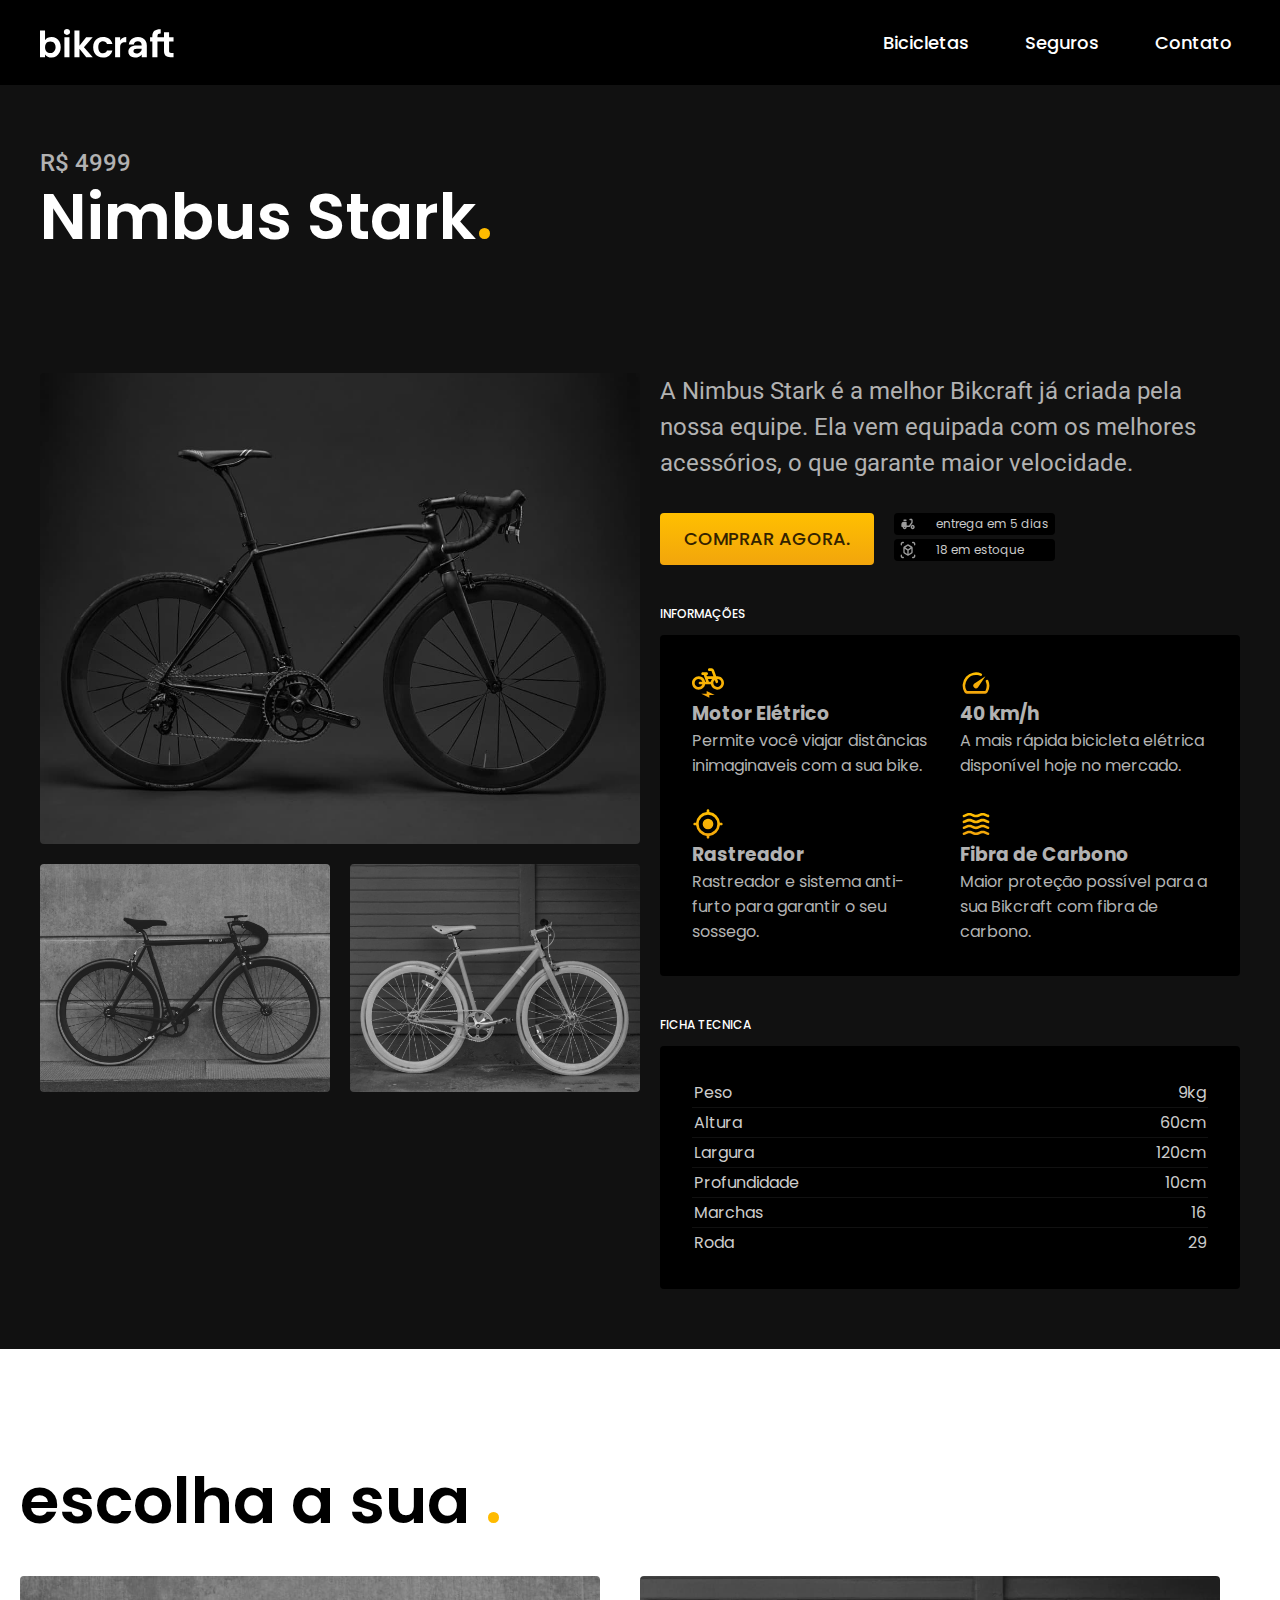
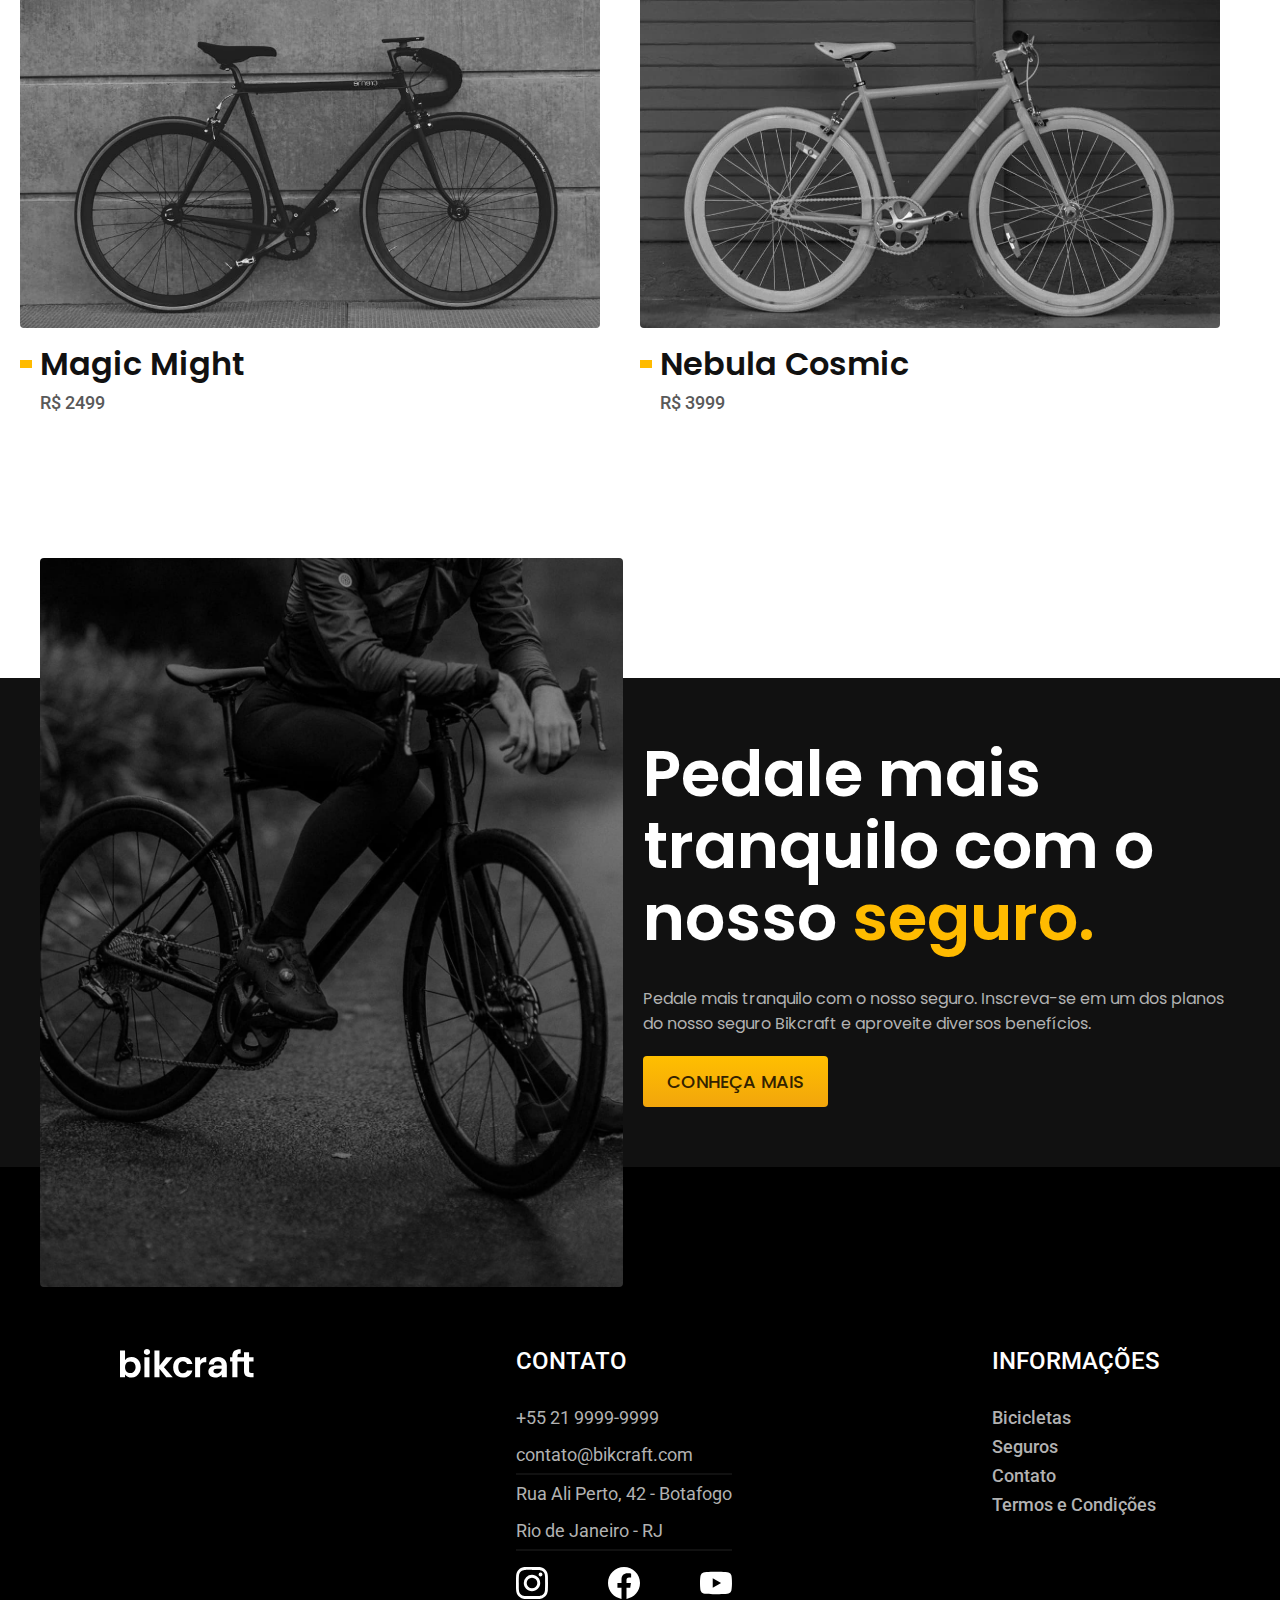
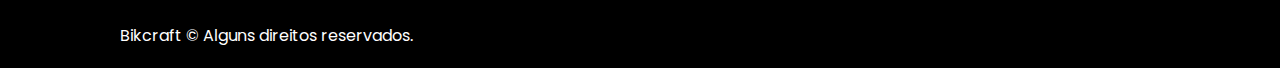
<file: bicicletas/nimbus.html>
<!DOCTYPE html>
<html lang="en">
<head>
  <meta charset="UTF-8">
  <meta http-equiv="X-UA-Compatible" content="IE=edge">
  <meta name="viewport" content="width=device-width, initial-scale=1.0">
  <meta name="description" content="Bicicletas elétricas de alta precisão e qualidade,  feitas sob medida para o cliente. Explore o mundo na sua velocidade com a Bikcraft.">
  <title>Bickcraft - Nimbus</title>
  <link rel="stylesheet" href="../css/estilo.css">
  <link rel="preconnect" href="https://fonts.googleapis.com">
  <link rel="preconnect" href="https://fonts.gstatic.com" crossorigin>
  <link href="https://fonts.googleapis.com/css2?family=Poppins:wght@400;500;600;700&family=Roboto:ital,wght@0,400;0,500;1,700&display=swap" rel="stylesheet">
  <link href="https://fonts.googleapis.com/css2?family=Merriweather:ital,wght@1,900&display=swap" rel="stylesheet">
</head>
<body>
  <header class="header-bg">
    <div class="header-conteudo">
      <a href="../index.html"><img src="../img/bikcraft.svg" width="136" height="32" alt="Bicicleta Eletica"/></a>
      <nav>
        <ul>
          <li><a href="../bicicletas.html">Bicicletas</a></li>
          <li><a href="../seguros.html">Seguros</a></li>
          <li><a href="../contato.html">Contato</a></li>
        </ul>
      </nav>
    </div>
  </header>
  <main>
    <section class="sub-cabecalho-bg">
      <div class="sub-cabecalho-conteudo container">
        <p class="texto-medio texto-medio-m">R$ 4999</p>
        <h1 class="texto-grande">Nimbus Stark<span>.</span></h1>
      </div>
    </section>
    <section class="introducao-bike">
      <div class="introducao-bike-conteudo flex container">
        <div class="flex wrap align-self-start">
          <img src="../img/bicicleta/nimbus1.jpg" alt="Bicicleta Nimbus 1">
          <img src="../img/bicicleta/nimbus2.jpg" alt="Bicicleta Nimbus 2">
          <img src="../img/bicicleta/nimbus3.jpg" alt="Bicicleta Nimbus 3">
        </div>
        <div>
          <div class="introducao-bike-descricao">
            <p class="texto-medio texto-medio-r">A Nimbus Stark é a melhor Bikcraft já criada pela nossa equipe. Ela vem equipada com os melhores acessórios, o que garante maior velocidade.</p>
            <div class="flex">
              <a href="../orcamento.html" class="botao amarelo">Comprar agora.</a>
              <div>
                <span class="flex"><img src="../img/icones/entrega.svg" alt=""> entrega em 5 dias</span>
                <span class="flex"><img src="../img/icones/estoque.svg" alt=""> 18 em estoque</span>
              </div>
            </div>
          </div>
          <div class="introducao-bike-lista">
            <h2>Informações</h2>
            <div>
              <div class="flex">
                <div>
                  <img src="../img/icones/eletrica.svg" alt="">
                  <h3>Motor Elétrico</h3>
                  <p>Permite você viajar distâncias inimaginaveis com a sua bike.</p>
                </div>
                <div>
                  <img src="../img/icones/velocidade.svg" alt="">
                  <h3>40 km/h</h3>
                  <p>A mais rápida bicicleta elétrica disponível hoje no mercado.</p>
                </div>
              </div>
              <div class="flex">
                <div>
                  <img src="../img/icones/rastreador.svg" alt="">
                  <h3>Rastreador</h3>
                  <p>Rastreador e sistema anti-furto para garantir o seu sossego.</p>
                </div>
                <div>
                  <img src="../img/icones/carbono.svg" alt="">
                  <h3>Fibra de Carbono</h3>
                  <p>Maior proteção possível para a sua Bikcraft com fibra de carbono.</p>
                </div>
              </div>
              
            </div>
          </div>
          <div class="introducao-bike-lista">
            <h2>Ficha tecnica</h2>
            <div class="ficha-tecnica">
              <p class="flex">
                <span>Peso</span>
                <span>9kg</span>
              </p>
              <p class="flex">
                <span>Altura</span>
                <span>60cm</span>
              </p>
              <p class="flex">
                <span>Largura</span>
                <span>120cm</span>
              </p>
              <p class="flex">
                <span>Profundidade</span>
                <span>10cm</span>
              </p>
              <p class="flex">
                <span>Marchas</span>
                <span>16</span>
              </p>
              <p class="flex">
                <span>Roda</span>
                <span>29</span>
              </p>
            </div>
            
          </div>
        </div>
      </div>
    </section>
    <section class="bicicletas container" aria-label="Bicicletas">
      <h2 class="texto-grande"> escolha a sua <span>.</span></h2>
      <div class="bicicletas-container">
        <a href="magic.html" class="bicicletas-item">
          <div>
            <img src="../img/bicicletas/magic.jpg" />
          </div>
          <div class="bicicletas-descricao">
            <h3>Magic Might</h3>
            <p>R$ 2499</p>
          </div>
        </a>
        <a href="nebula.html" class="bicicletas-item">
          <div>
            <img src="../img/bicicletas/nebula.jpg" />
          </div>
          <div class="bicicletas-descricao">
            <h3>Nebula Cosmic</h3>
            <p>R$ 3999</p>
          </div>
        </div>
      </a> 
    </section>
    <section class="bike-seguro-bg">
      <div class="bike-seguro-conteudo flex container">
        <div class="bike-seguro-img">
          <img src="../img/fotos/seguros.jpg" alt="">
        </div>
        <div class="bike-seguro-descricao">
          <h2 class="texto-grande">Pedale mais tranquilo com o nosso <span>seguro.</span></h2>
          <p>
            Pedale mais tranquilo com o nosso seguro.
            Inscreva-se em um dos planos do nosso seguro Bikcraft e aproveite diversos benefícios.
          </p>
          <a href="../seguros.html" class="botao amarelo">Conheça mais</a>
        </div>
      </div>
    </section>
  </main>
  <footer class="footer-bg">
    <div class="footer-conteudo">
      <div class="footer-infos">
        <div>
          <img src="../img/bikcraft.svg" alt="Bickcraft" />
        </div>
        <div class="footer-contato">
          <h3>Contato</h3>
          <ul>
            <li><a href="tel:+55 21 9999-9999">+55 21 9999-9999</a></li>
            <li><a href="mailto:contato@bikcraft.com">contato@bikcraft.com</a></li>
            <li><a href="https://goo.gl/maps/o17Agn89RouagFng7">Rua Ali Perto, 42 - Botafogo</a></li>
            <li><a href="https://goo.gl/maps/o17Agn89RouagFng7">Rio de Janeiro - RJ</a></li>
          </ul>
          <div class="redes-sociais">
            <a href="https://www.instagram.com/"><img src="../img/redes/instagram.svg" alt="instagram"></a>
            <a href="https://www.facebook.com/"><img src="../img/redes/facebook.svg" alt="facebook"></a>
            <a href="https://www.youtube.com/"><img src="../img/redes/youtube.svg" alt="youtube"></a>
          </div>
        </div>
        <div class="footer-links-internos">
          <h3>Informações</h3>
          <p><a href="../bicicletas.html">Bicicletas</a></p>
          <p><a href="../seguros.html">Seguros</a></p>
          <p><a href="../contato.html">Contato</a></p>
          <p><a href="../termos.html">Termos e Condições</a></p>
        </div>
      </div>
      <p> Bikcraft &copy; Alguns direitos reservados.</p>
    </div>
  </footer>
</body>
</html>
</file>
<file: css/estilo.css>
@import './global/global.css';
@import './global/header.css';
@import './global/tipografia.css';
@import './global/utilitarios.css';
@import './global/sub-cabecalho.css';


@import './home/introducao.css';
@import './home/bicicletas.css';
@import './home/tecnologia.css';
@import './home/parceiros.css';
@import './home/depoimento.css';
@import './home/seguros.css';

@import './termos/termos.css';

@import './bicicletas/bicicletas.css';
@import './bicicletas/nimbus.css';

@import './seguros/seguros.css';

@import './contato/contato.css';

@import './orcamento/orcamento.css';


@import './global/footer.css';
</file>
